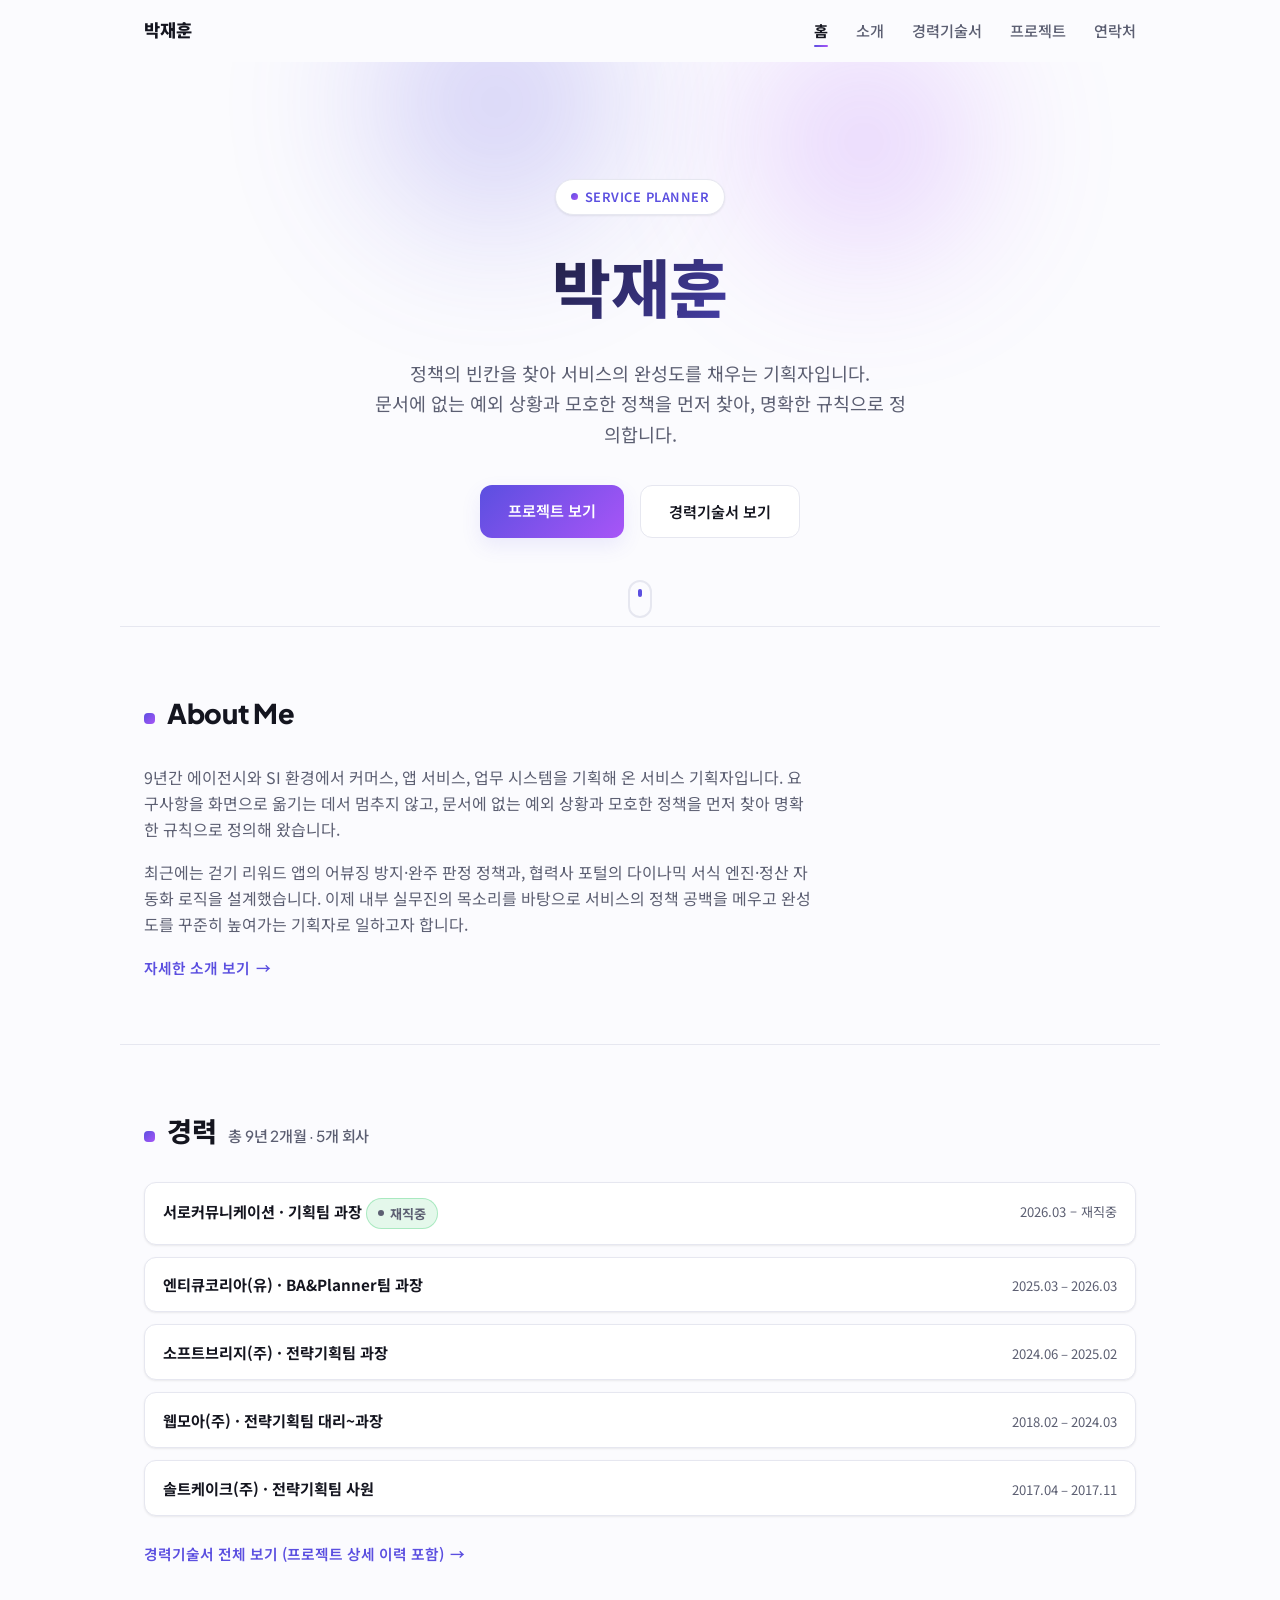
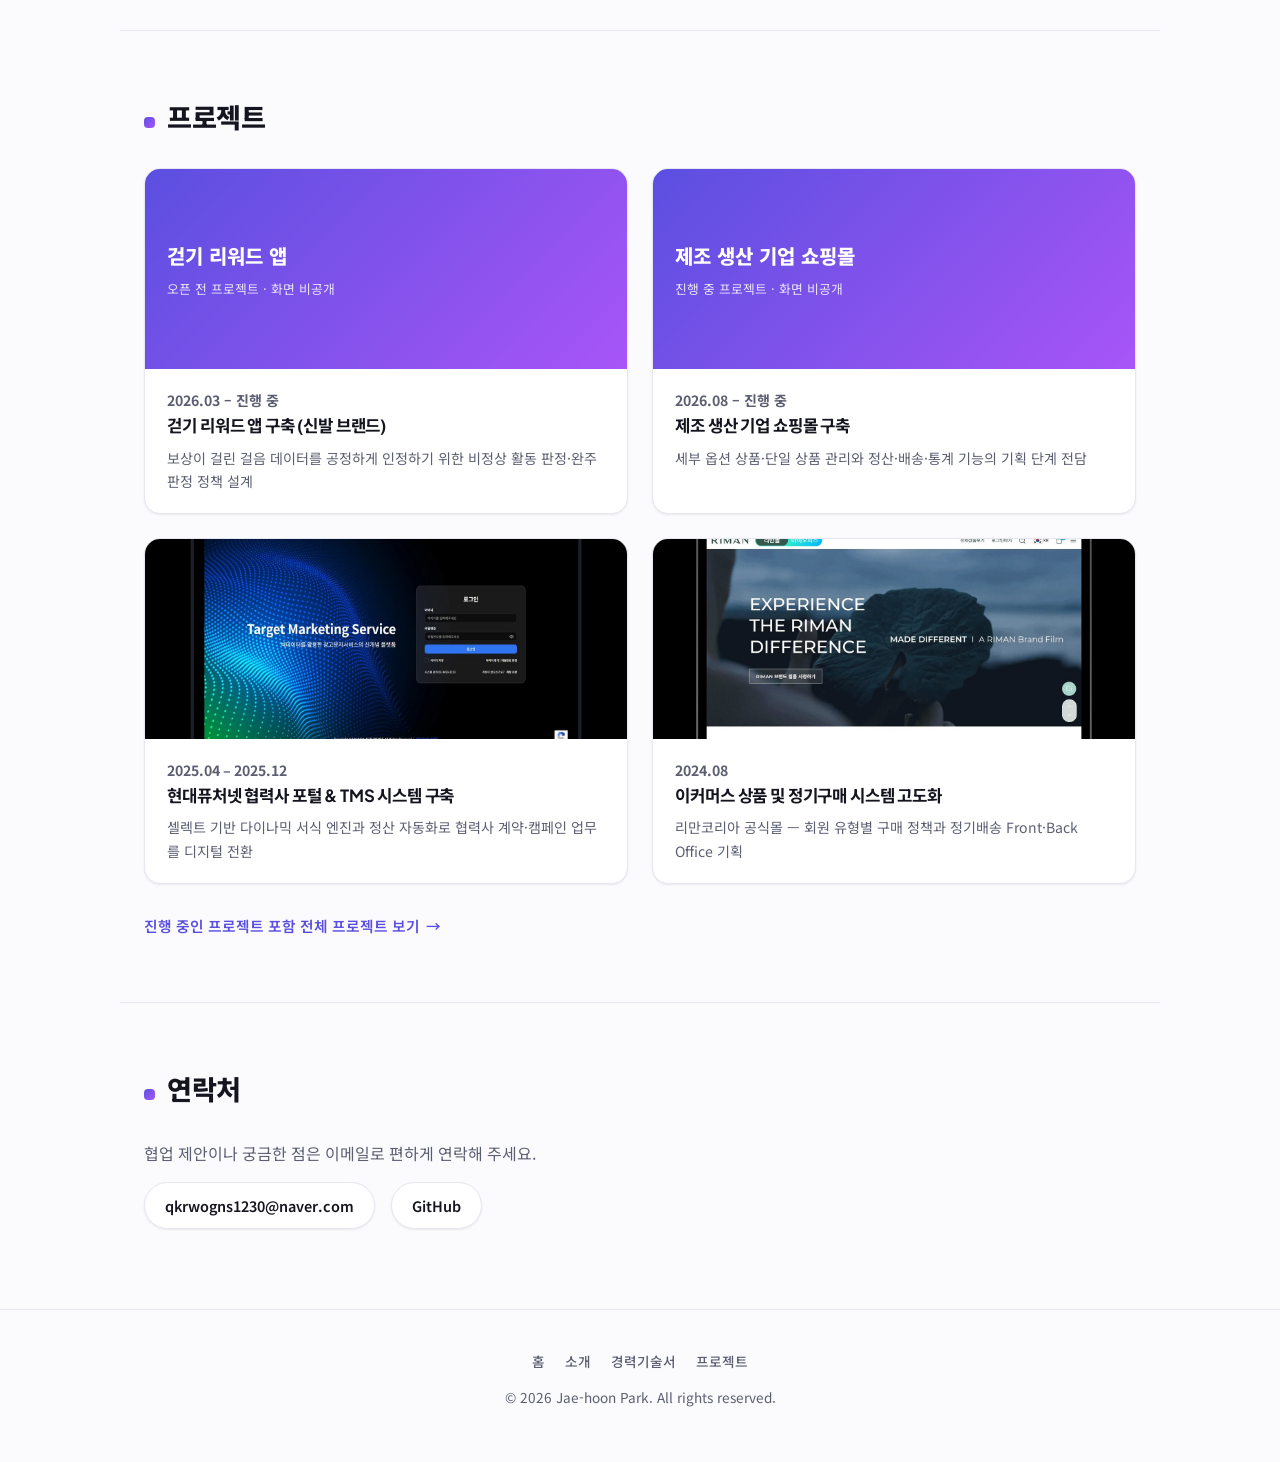
<file: index.html>
<!DOCTYPE html>
<html lang="ko">
<head>
  <meta charset="UTF-8" />
  <meta name="viewport" content="width=device-width, initial-scale=1.0" />
  <title>박재훈 | 서비스 기획자 포트폴리오</title>
  <meta name="description" content="정책의 빈칸을 찾아 서비스의 완성도를 채우는 서비스 기획자, 박재훈의 포트폴리오입니다." />
  <meta property="og:type" content="website" />
  <meta property="og:locale" content="ko_KR" />
  <meta property="og:site_name" content="박재훈 포트폴리오" />
  <meta property="og:title" content="박재훈 | 서비스 기획자 포트폴리오" />
  <meta property="og:description" content="정책의 빈칸을 찾아 서비스의 완성도를 채우는 서비스 기획자, 박재훈의 포트폴리오입니다." />
  <meta property="og:url" content="https://jae-hoon-park.github.io/Jae-hoon-Park/" />
  <link rel="preconnect" href="https://fonts.googleapis.com" />
  <link rel="preconnect" href="https://fonts.gstatic.com" crossorigin />
  <link href="https://fonts.googleapis.com/css2?family=Plus+Jakarta+Sans:wght@400;500;600;700;800&family=Noto+Sans+KR:wght@400;500;700&display=swap" rel="stylesheet" />
  <link rel="stylesheet" href="assets/css/style.css" />
</head>
<body>
  <div class="scroll-progress" id="scrollProgress"></div>

  <header class="site-header" id="siteHeader">
    <nav class="nav container">
      <a class="logo" href="index.html">박재훈</a>
      <button class="nav-toggle" id="navToggle" aria-label="메뉴 열기" aria-expanded="false">
        <span></span><span></span><span></span>
      </button>
      <ul class="nav-links" id="navLinks">
        <li><a href="index.html" data-page="index.html">홈</a></li>
        <li><a href="about.html" data-page="about.html">소개</a></li>
        <li><a href="career.html" data-page="career.html">경력기술서</a></li>
        <li><a href="projects.html" data-page="projects.html">프로젝트</a></li>
        <li><a href="#contact">연락처</a></li>
      </ul>
    </nav>
  </header>

  <main>
    <section class="hero container">
      <div class="hero-blob hero-blob-1" aria-hidden="true"></div>
      <div class="hero-blob hero-blob-2" aria-hidden="true"></div>
      <p class="eyebrow"><span class="eyebrow-dot"></span>Service Planner</p>
      <h1 class="hero-name">박재훈</h1>
      <p class="hero-subtitle">
        정책의 빈칸을 찾아 서비스의 완성도를 채우는 기획자입니다.<br />
        문서에 없는 예외 상황과 모호한 정책을 먼저 찾아, 명확한 규칙으로 정의합니다.
      </p>
      <div class="hero-actions">
        <a class="btn btn-primary" href="projects.html">프로젝트 보기</a>
        <a class="btn btn-outline" href="career.html">경력기술서 보기</a>
      </div>
      <a class="scroll-cue" href="#intro" aria-label="아래로 스크롤"><span></span></a>
    </section>

    <section id="intro" class="section container reveal">
      <h2 class="section-title">About Me</h2>
      <p class="section-text">
        9년간 에이전시와 SI 환경에서 커머스, 앱 서비스, 업무 시스템을 기획해 온 서비스 기획자입니다.
        요구사항을 화면으로 옮기는 데서 멈추지 않고, 문서에 없는 예외 상황과 모호한 정책을 먼저 찾아
        명확한 규칙으로 정의해 왔습니다.
      </p>
      <p class="section-text">
        최근에는 걷기 리워드 앱의 어뷰징 방지·완주 판정 정책과, 협력사 포털의 다이나믹 서식 엔진·정산
        자동화 로직을 설계했습니다. 이제 내부 실무진의 목소리를 바탕으로 서비스의 정책 공백을 메우고
        완성도를 꾸준히 높여가는 기획자로 일하고자 합니다.
      </p>
      <a class="link-arrow" href="about.html">자세한 소개 보기</a>
    </section>

    <section class="section container reveal">
      <h2 class="section-title">경력 <span class="section-subtitle">총 9년 2개월 · 5개 회사</span></h2>
      <ul class="mini-career-list">
        <li class="mini-career-item">
          <strong>서로커뮤니케이션 · 기획팀 과장 <span class="badge-live">재직중</span></strong>
          <span>2026.03 – 재직중</span>
        </li>
        <li class="mini-career-item">
          <strong>엔티큐코리아(유) · BA&amp;Planner팀 과장</strong>
          <span>2025.03 – 2026.03</span>
        </li>
        <li class="mini-career-item">
          <strong>소프트브리지(주) · 전략기획팀 과장</strong>
          <span>2024.06 – 2025.02</span>
        </li>
        <li class="mini-career-item">
          <strong>웹모아(주) · 전략기획팀 대리~과장</strong>
          <span>2018.02 – 2024.03</span>
        </li>
        <li class="mini-career-item">
          <strong>솔트케이크(주) · 전략기획팀 사원</strong>
          <span>2017.04 – 2017.11</span>
        </li>
      </ul>
      <a class="link-arrow" href="career.html">경력기술서 전체 보기 (프로젝트 상세 이력 포함)</a>
    </section>

    <section class="section container reveal">
      <h2 class="section-title">프로젝트</h2>
      <div class="home-preview-grid">
        <a class="preview-card" href="projects.html#project-current">
          <div class="preview-card-media is-private">
            <strong>걷기 리워드 앱</strong>
            <span>오픈 전 프로젝트 · 화면 비공개</span>
          </div>
          <div class="preview-card-body">
            <p class="preview-card-tag">2026.03 – 진행 중</p>
            <h3>걷기 리워드 앱 구축 (신발 브랜드)</h3>
            <p>보상이 걸린 걸음 데이터를 공정하게 인정하기 위한 비정상 활동 판정·완주 판정 정책 설계</p>
          </div>
        </a>
        <a class="preview-card" href="projects.html#project-current-mall">
          <div class="preview-card-media is-private">
            <strong>제조 생산 기업 쇼핑몰</strong>
            <span>진행 중 프로젝트 · 화면 비공개</span>
          </div>
          <div class="preview-card-body">
            <p class="preview-card-tag">2026.08 – 진행 중</p>
            <h3>제조 생산 기업 쇼핑몰 구축</h3>
            <p>세부 옵션 상품·단일 상품 관리와 정산·배송·통계 기능의 기획 단계 전담</p>
          </div>
        </a>
        <a class="preview-card" href="projects.html#project-hyundai">
          <div class="preview-card-media">
            <img src="assets/img/project1-portal.jpg" alt="현대퓨처넷 협력사 포털" loading="lazy" />
          </div>
          <div class="preview-card-body">
            <p class="preview-card-tag">2025.04 – 2025.12</p>
            <h3>현대퓨처넷 협력사 포털 &amp; TMS 시스템 구축</h3>
            <p>셀렉트 기반 다이나믹 서식 엔진과 정산 자동화로 협력사 계약·캠페인 업무를 디지털 전환</p>
          </div>
        </a>
        <a class="preview-card" href="projects.html#project-riman">
          <div class="preview-card-media">
            <img src="assets/img/project2-riman.jpg" alt="리만코리아 공식몰" loading="lazy" />
          </div>
          <div class="preview-card-body">
            <p class="preview-card-tag">2024.08</p>
            <h3>이커머스 상품 및 정기구매 시스템 고도화</h3>
            <p>리만코리아 공식몰 — 회원 유형별 구매 정책과 정기배송 Front·Back Office 기획</p>
          </div>
        </a>
      </div>
      <a class="link-arrow" href="projects.html">진행 중인 프로젝트 포함 전체 프로젝트 보기</a>
    </section>

    <section id="contact" class="section container reveal">
      <h2 class="section-title">연락처</h2>
      <p class="section-text">협업 제안이나 궁금한 점은 이메일로 편하게 연락해 주세요.</p>
      <ul class="contact-list stagger">
        <li><a href="mailto:qkrwogns1230@naver.com">qkrwogns1230@naver.com</a></li>
        <li><a href="https://github.com/Jae-hoon-Park" target="_blank" rel="noopener">GitHub</a></li>
      </ul>
    </section>
  </main>

  <footer class="site-footer">
    <div class="footer-links">
      <a href="index.html">홈</a>
      <a href="about.html">소개</a>
      <a href="career.html">경력기술서</a>
      <a href="projects.html">프로젝트</a>
    </div>
    <p>&copy; <span id="year"></span> Jae-hoon Park. All rights reserved.</p>
  </footer>

  <script src="assets/js/main.js"></script>
</body>
</html>
</file>
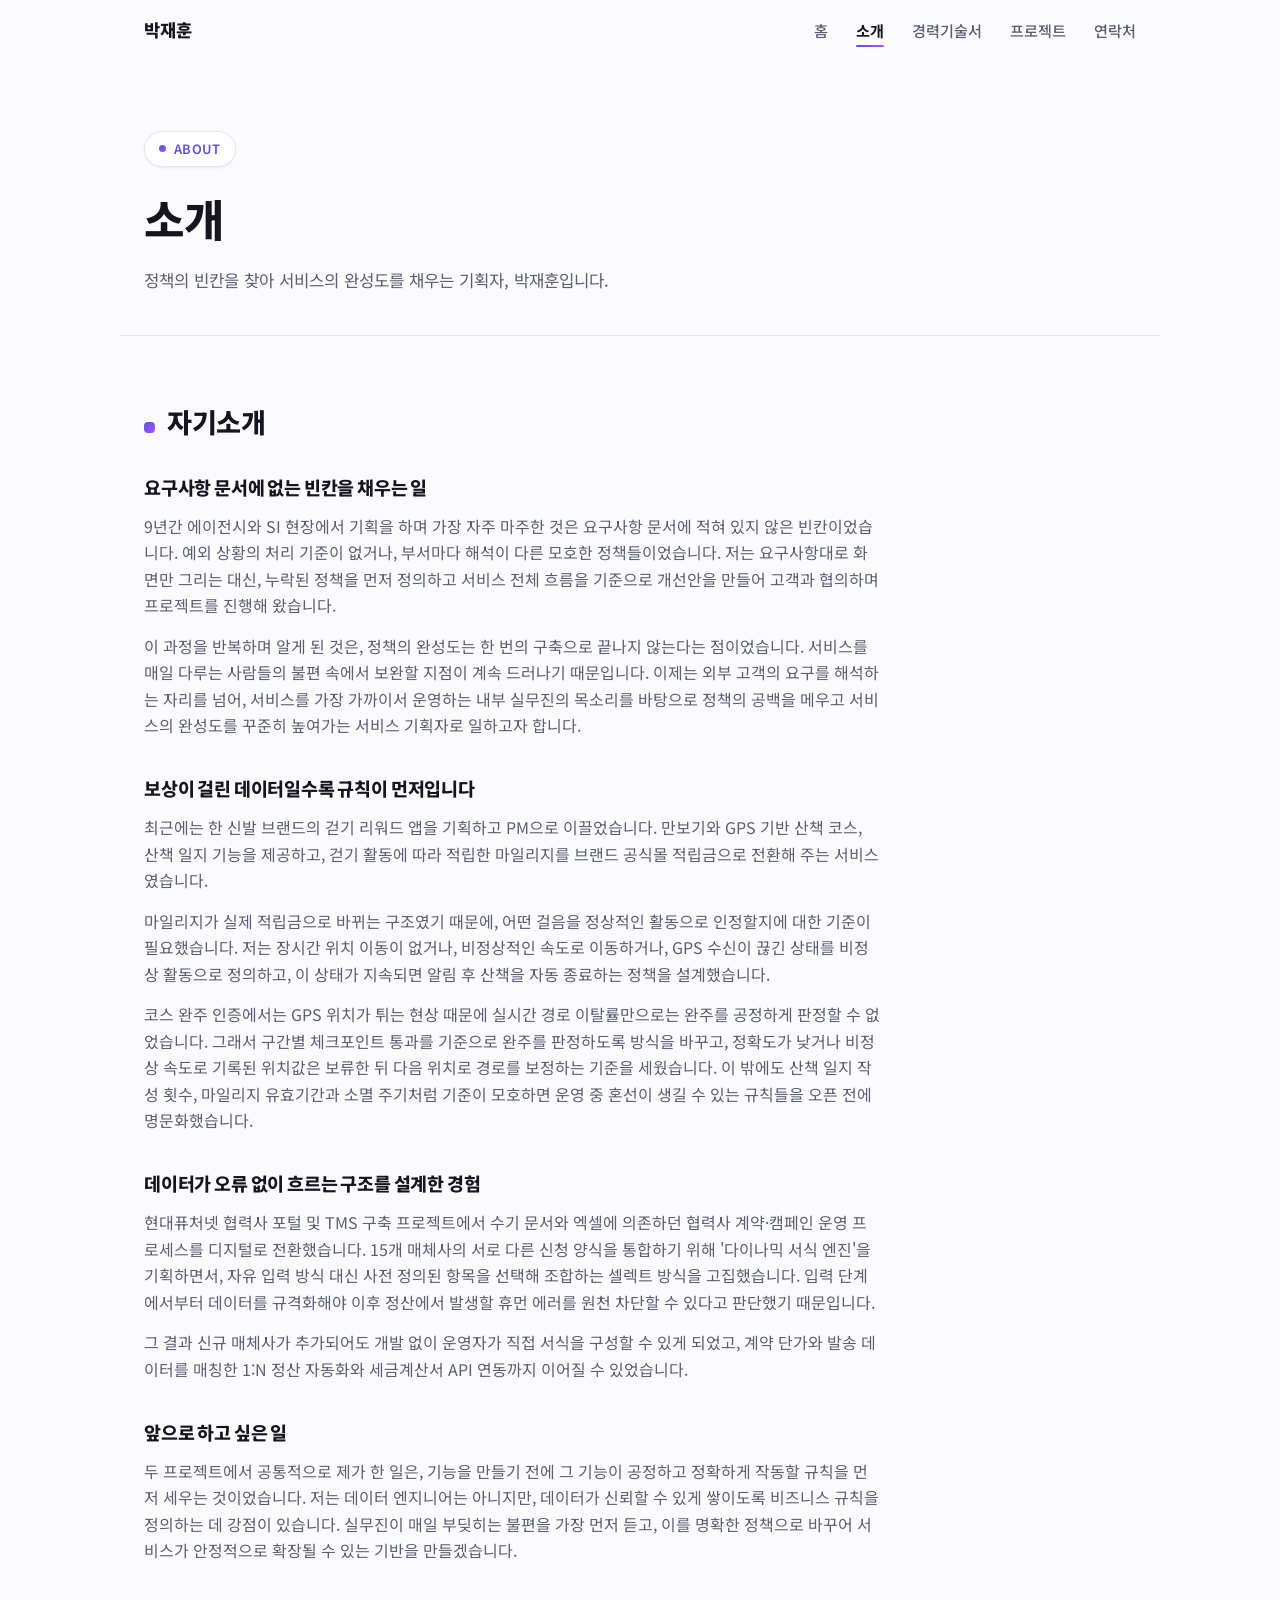
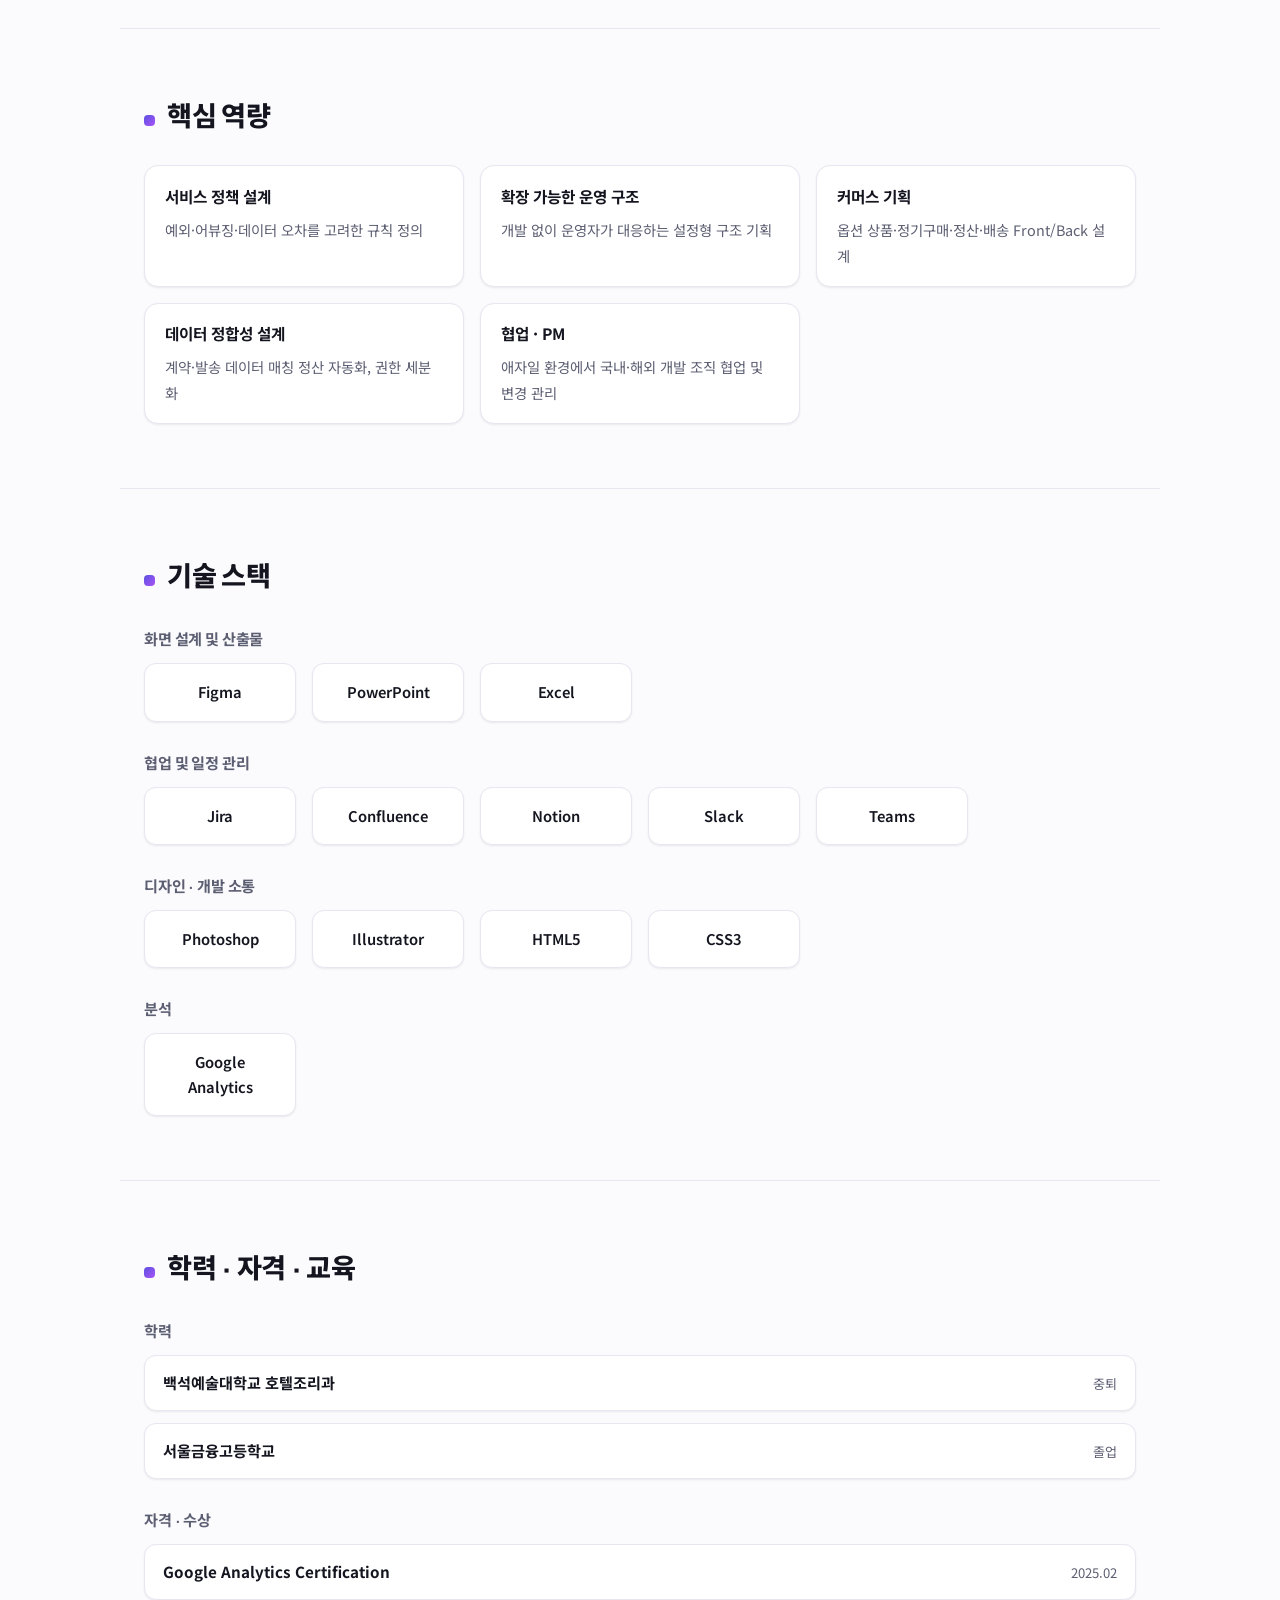
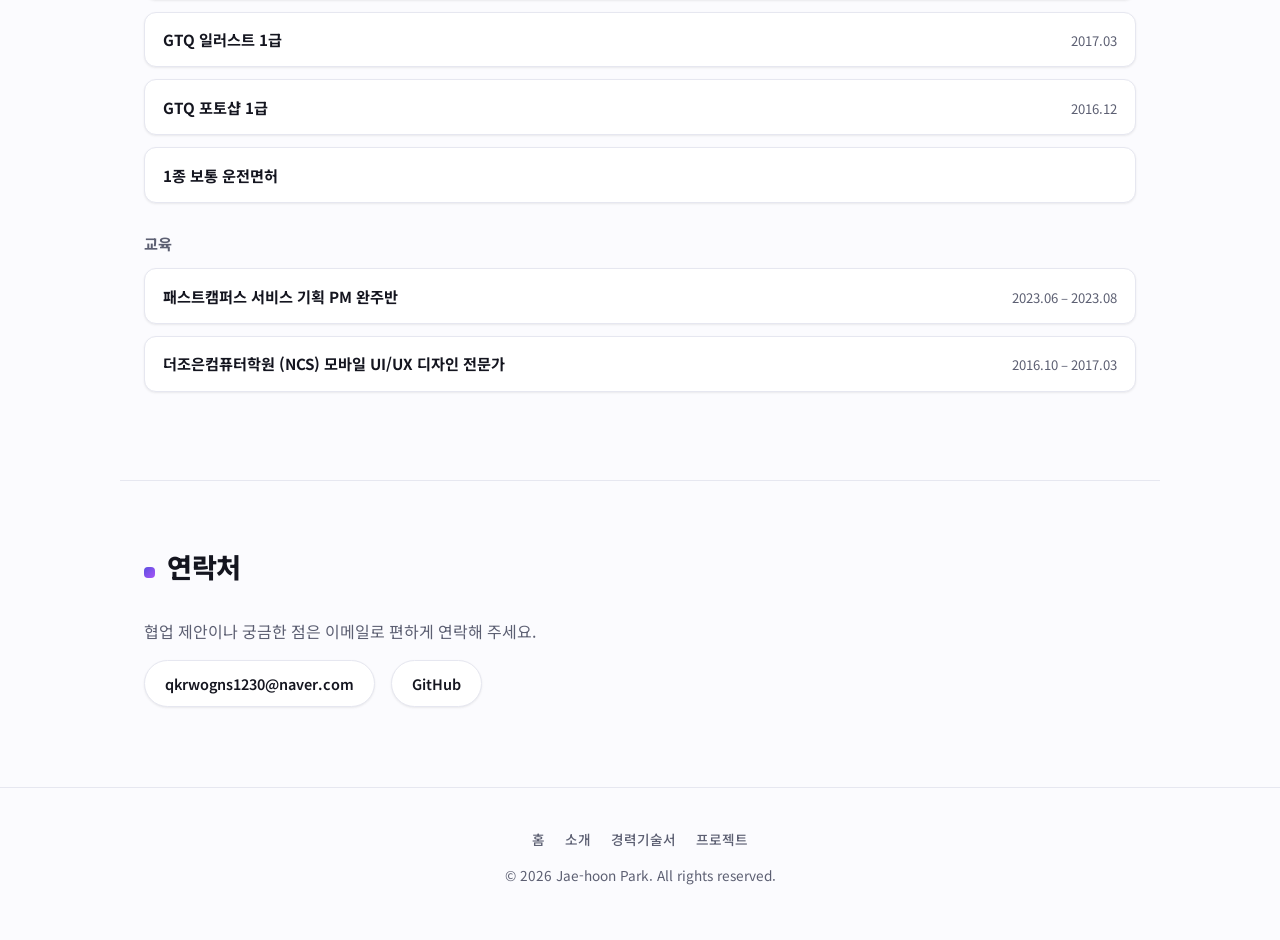
<file: about.html>
<!DOCTYPE html>
<html lang="ko">
<head>
  <meta charset="UTF-8" />
  <meta name="viewport" content="width=device-width, initial-scale=1.0" />
  <title>소개 | 박재훈 포트폴리오</title>
  <meta name="description" content="문서에 없는 예외 상황과 모호한 정책을 먼저 찾아 명확한 규칙으로 정의하는 서비스 기획자 박재훈의 소개, 핵심 역량과 기술 스택입니다." />
  <meta property="og:type" content="website" />
  <meta property="og:locale" content="ko_KR" />
  <meta property="og:site_name" content="박재훈 포트폴리오" />
  <meta property="og:title" content="소개 | 박재훈 포트폴리오" />
  <meta property="og:description" content="문서에 없는 예외 상황과 모호한 정책을 먼저 찾아 명확한 규칙으로 정의하는 서비스 기획자 박재훈의 소개, 핵심 역량과 기술 스택입니다." />
  <meta property="og:url" content="https://jae-hoon-park.github.io/Jae-hoon-Park/about.html" />
  <link rel="preconnect" href="https://fonts.googleapis.com" />
  <link rel="preconnect" href="https://fonts.gstatic.com" crossorigin />
  <link href="https://fonts.googleapis.com/css2?family=Plus+Jakarta+Sans:wght@400;500;600;700;800&family=Noto+Sans+KR:wght@400;500;700&display=swap" rel="stylesheet" />
  <link rel="stylesheet" href="assets/css/style.css" />
</head>
<body>
  <div class="scroll-progress" id="scrollProgress"></div>

  <header class="site-header" id="siteHeader">
    <nav class="nav container">
      <a class="logo" href="index.html">박재훈</a>
      <button class="nav-toggle" id="navToggle" aria-label="메뉴 열기" aria-expanded="false">
        <span></span><span></span><span></span>
      </button>
      <ul class="nav-links" id="navLinks">
        <li><a href="index.html" data-page="index.html">홈</a></li>
        <li><a href="about.html" data-page="about.html">소개</a></li>
        <li><a href="career.html" data-page="career.html">경력기술서</a></li>
        <li><a href="projects.html" data-page="projects.html">프로젝트</a></li>
        <li><a href="#contact">연락처</a></li>
      </ul>
    </nav>
  </header>

  <main>
    <section class="page-hero container reveal">
      <p class="eyebrow"><span class="eyebrow-dot"></span>About</p>
      <h1>소개</h1>
      <p class="page-hero-sub">
        정책의 빈칸을 찾아 서비스의 완성도를 채우는 기획자, 박재훈입니다.
      </p>
    </section>

    <section id="about" class="section container reveal">
      <h2 class="section-title">자기소개</h2>

      <div class="story-block">
        <h3>요구사항 문서에 없는 빈칸을 채우는 일</h3>
        <p>
          9년간 에이전시와 SI 현장에서 기획을 하며 가장 자주 마주한 것은 요구사항 문서에 적혀 있지 않은
          빈칸이었습니다. 예외 상황의 처리 기준이 없거나, 부서마다 해석이 다른 모호한 정책들이었습니다.
          저는 요구사항대로 화면만 그리는 대신, 누락된 정책을 먼저 정의하고 서비스 전체 흐름을 기준으로
          개선안을 만들어 고객과 협의하며 프로젝트를 진행해 왔습니다.
        </p>
        <p>
          이 과정을 반복하며 알게 된 것은, 정책의 완성도는 한 번의 구축으로 끝나지 않는다는 점이었습니다.
          서비스를 매일 다루는 사람들의 불편 속에서 보완할 지점이 계속 드러나기 때문입니다. 이제는 외부
          고객의 요구를 해석하는 자리를 넘어, 서비스를 가장 가까이서 운영하는 내부 실무진의 목소리를
          바탕으로 정책의 공백을 메우고 서비스의 완성도를 꾸준히 높여가는 서비스 기획자로 일하고자 합니다.
        </p>
      </div>

      <div class="story-block">
        <h3>보상이 걸린 데이터일수록 규칙이 먼저입니다</h3>
        <p>
          최근에는 한 신발 브랜드의 걷기 리워드 앱을 기획하고 PM으로 이끌었습니다. 만보기와 GPS 기반 산책
          코스, 산책 일지 기능을 제공하고, 걷기 활동에 따라 적립한 마일리지를 브랜드 공식몰 적립금으로
          전환해 주는 서비스였습니다.
        </p>
        <p>
          마일리지가 실제 적립금으로 바뀌는 구조였기 때문에, 어떤 걸음을 정상적인 활동으로 인정할지에 대한
          기준이 필요했습니다. 저는 장시간 위치 이동이 없거나, 비정상적인 속도로 이동하거나, GPS 수신이
          끊긴 상태를 비정상 활동으로 정의하고, 이 상태가 지속되면 알림 후 산책을 자동 종료하는 정책을
          설계했습니다.
        </p>
        <p>
          코스 완주 인증에서는 GPS 위치가 튀는 현상 때문에 실시간 경로 이탈률만으로는 완주를 공정하게 판정할
          수 없었습니다. 그래서 구간별 체크포인트 통과를 기준으로 완주를 판정하도록 방식을 바꾸고, 정확도가
          낮거나 비정상 속도로 기록된 위치값은 보류한 뒤 다음 위치로 경로를 보정하는 기준을 세웠습니다.
          이 밖에도 산책 일지 작성 횟수, 마일리지 유효기간과 소멸 주기처럼 기준이 모호하면 운영 중 혼선이
          생길 수 있는 규칙들을 오픈 전에 명문화했습니다.
        </p>
      </div>

      <div class="story-block">
        <h3>데이터가 오류 없이 흐르는 구조를 설계한 경험</h3>
        <p>
          현대퓨처넷 협력사 포털 및 TMS 구축 프로젝트에서 수기 문서와 엑셀에 의존하던 협력사 계약·캠페인
          운영 프로세스를 디지털로 전환했습니다. 15개 매체사의 서로 다른 신청 양식을 통합하기 위해
          '다이나믹 서식 엔진'을 기획하면서, 자유 입력 방식 대신 사전 정의된 항목을 선택해 조합하는 셀렉트
          방식을 고집했습니다. 입력 단계에서부터 데이터를 규격화해야 이후 정산에서 발생할 휴먼 에러를 원천
          차단할 수 있다고 판단했기 때문입니다.
        </p>
        <p>
          그 결과 신규 매체사가 추가되어도 개발 없이 운영자가 직접 서식을 구성할 수 있게 되었고, 계약 단가와
          발송 데이터를 매칭한 1:N 정산 자동화와 세금계산서 API 연동까지 이어질 수 있었습니다.
        </p>
      </div>

      <div class="story-block">
        <h3>앞으로 하고 싶은 일</h3>
        <p>
          두 프로젝트에서 공통적으로 제가 한 일은, 기능을 만들기 전에 그 기능이 공정하고 정확하게 작동할
          규칙을 먼저 세우는 것이었습니다. 저는 데이터 엔지니어는 아니지만, 데이터가 신뢰할 수 있게 쌓이도록
          비즈니스 규칙을 정의하는 데 강점이 있습니다. 실무진이 매일 부딪히는 불편을 가장 먼저 듣고, 이를
          명확한 정책으로 바꾸어 서비스가 안정적으로 확장될 수 있는 기반을 만들겠습니다.
        </p>
      </div>
    </section>

    <section id="competency" class="section container reveal">
      <h2 class="section-title">핵심 역량</h2>
      <ul class="competency-grid stagger">
        <li class="competency-item">
          <strong>서비스 정책 설계</strong>
          <span>예외·어뷰징·데이터 오차를 고려한 규칙 정의</span>
        </li>
        <li class="competency-item">
          <strong>확장 가능한 운영 구조</strong>
          <span>개발 없이 운영자가 대응하는 설정형 구조 기획</span>
        </li>
        <li class="competency-item">
          <strong>커머스 기획</strong>
          <span>옵션 상품·정기구매·정산·배송 Front/Back 설계</span>
        </li>
        <li class="competency-item">
          <strong>데이터 정합성 설계</strong>
          <span>계약·발송 데이터 매칭 정산 자동화, 권한 세분화</span>
        </li>
        <li class="competency-item">
          <strong>협업 · PM</strong>
          <span>애자일 환경에서 국내·해외 개발 조직 협업 및 변경 관리</span>
        </li>
      </ul>
    </section>

    <section id="skills" class="section container reveal">
      <h2 class="section-title">기술 스택</h2>
      <div class="sub-group">
        <h3>화면 설계 및 산출물</h3>
        <ul class="skills-grid stagger">
          <li class="skill-item">Figma</li>
          <li class="skill-item">PowerPoint</li>
          <li class="skill-item">Excel</li>
        </ul>
      </div>
      <div class="sub-group">
        <h3>협업 및 일정 관리</h3>
        <ul class="skills-grid stagger">
          <li class="skill-item">Jira</li>
          <li class="skill-item">Confluence</li>
          <li class="skill-item">Notion</li>
          <li class="skill-item">Slack</li>
          <li class="skill-item">Teams</li>
        </ul>
      </div>
      <div class="sub-group">
        <h3>디자인 · 개발 소통</h3>
        <ul class="skills-grid stagger">
          <li class="skill-item">Photoshop</li>
          <li class="skill-item">Illustrator</li>
          <li class="skill-item">HTML5</li>
          <li class="skill-item">CSS3</li>
        </ul>
      </div>
      <div class="sub-group">
        <h3>분석</h3>
        <ul class="skills-grid stagger">
          <li class="skill-item">Google Analytics</li>
        </ul>
      </div>
    </section>

    <section id="education" class="section container reveal">
      <h2 class="section-title">학력 · 자격 · 교육</h2>
      <div class="sub-group">
        <h3>학력</h3>
        <ul class="mini-career-list">
          <li class="mini-career-item"><strong>백석예술대학교 호텔조리과</strong><span>중퇴</span></li>
          <li class="mini-career-item"><strong>서울금융고등학교</strong><span>졸업</span></li>
        </ul>
      </div>
      <div class="sub-group">
        <h3>자격 · 수상</h3>
        <ul class="mini-career-list">
          <li class="mini-career-item"><strong>Google Analytics Certification</strong><span>2025.02</span></li>
          <li class="mini-career-item"><strong>GTQ 일러스트 1급</strong><span>2017.03</span></li>
          <li class="mini-career-item"><strong>GTQ 포토샵 1급</strong><span>2016.12</span></li>
          <li class="mini-career-item"><strong>1종 보통 운전면허</strong><span></span></li>
        </ul>
      </div>
      <div class="sub-group">
        <h3>교육</h3>
        <ul class="mini-career-list">
          <li class="mini-career-item"><strong>패스트캠퍼스 서비스 기획 PM 완주반</strong><span>2023.06 – 2023.08</span></li>
          <li class="mini-career-item"><strong>더조은컴퓨터학원 (NCS) 모바일 UI/UX 디자인 전문가</strong><span>2016.10 – 2017.03</span></li>
        </ul>
      </div>
    </section>

    <section id="contact" class="section container reveal">
      <h2 class="section-title">연락처</h2>
      <p class="section-text">협업 제안이나 궁금한 점은 이메일로 편하게 연락해 주세요.</p>
      <ul class="contact-list stagger">
        <li><a href="mailto:qkrwogns1230@naver.com">qkrwogns1230@naver.com</a></li>
        <li><a href="https://github.com/Jae-hoon-Park" target="_blank" rel="noopener">GitHub</a></li>
      </ul>
    </section>
  </main>

  <footer class="site-footer">
    <div class="footer-links">
      <a href="index.html">홈</a>
      <a href="about.html">소개</a>
      <a href="career.html">경력기술서</a>
      <a href="projects.html">프로젝트</a>
    </div>
    <p>&copy; <span id="year"></span> Jae-hoon Park. All rights reserved.</p>
  </footer>

  <script src="assets/js/main.js"></script>
</body>
</html>
</file>
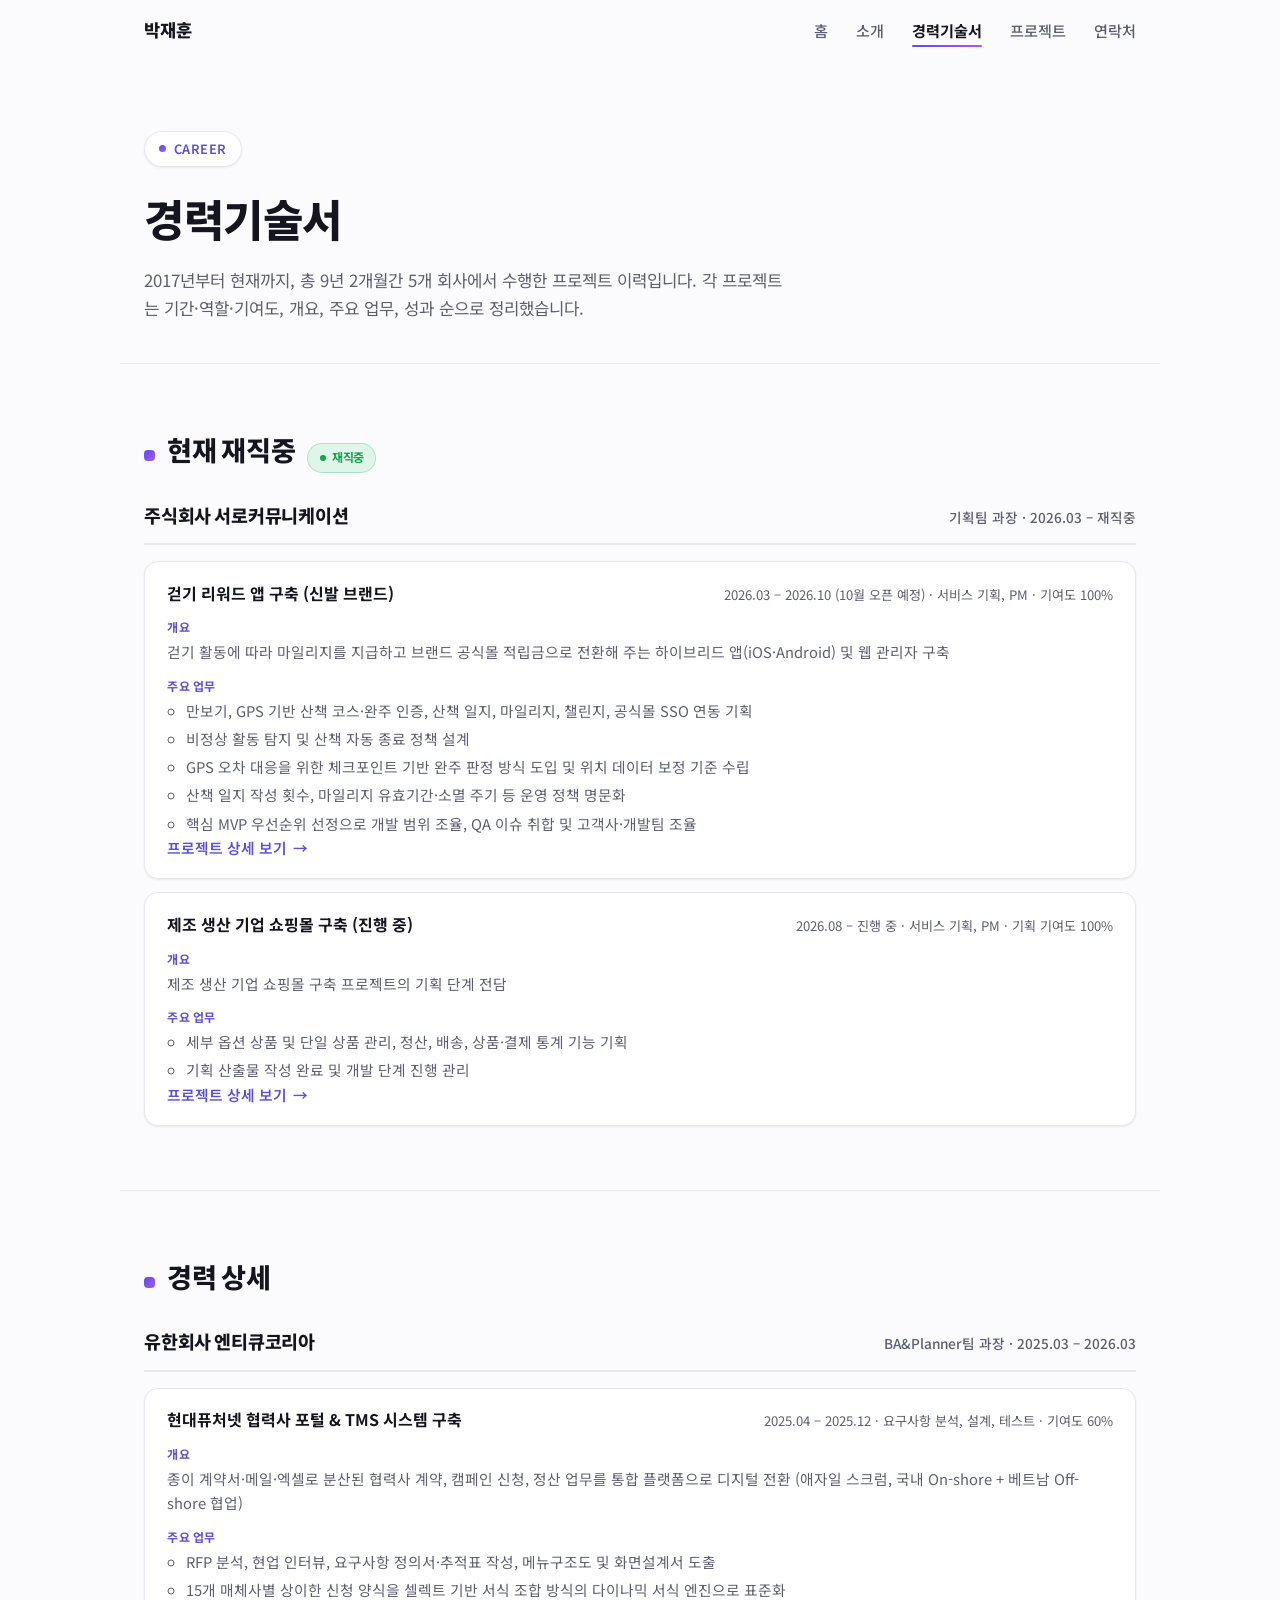
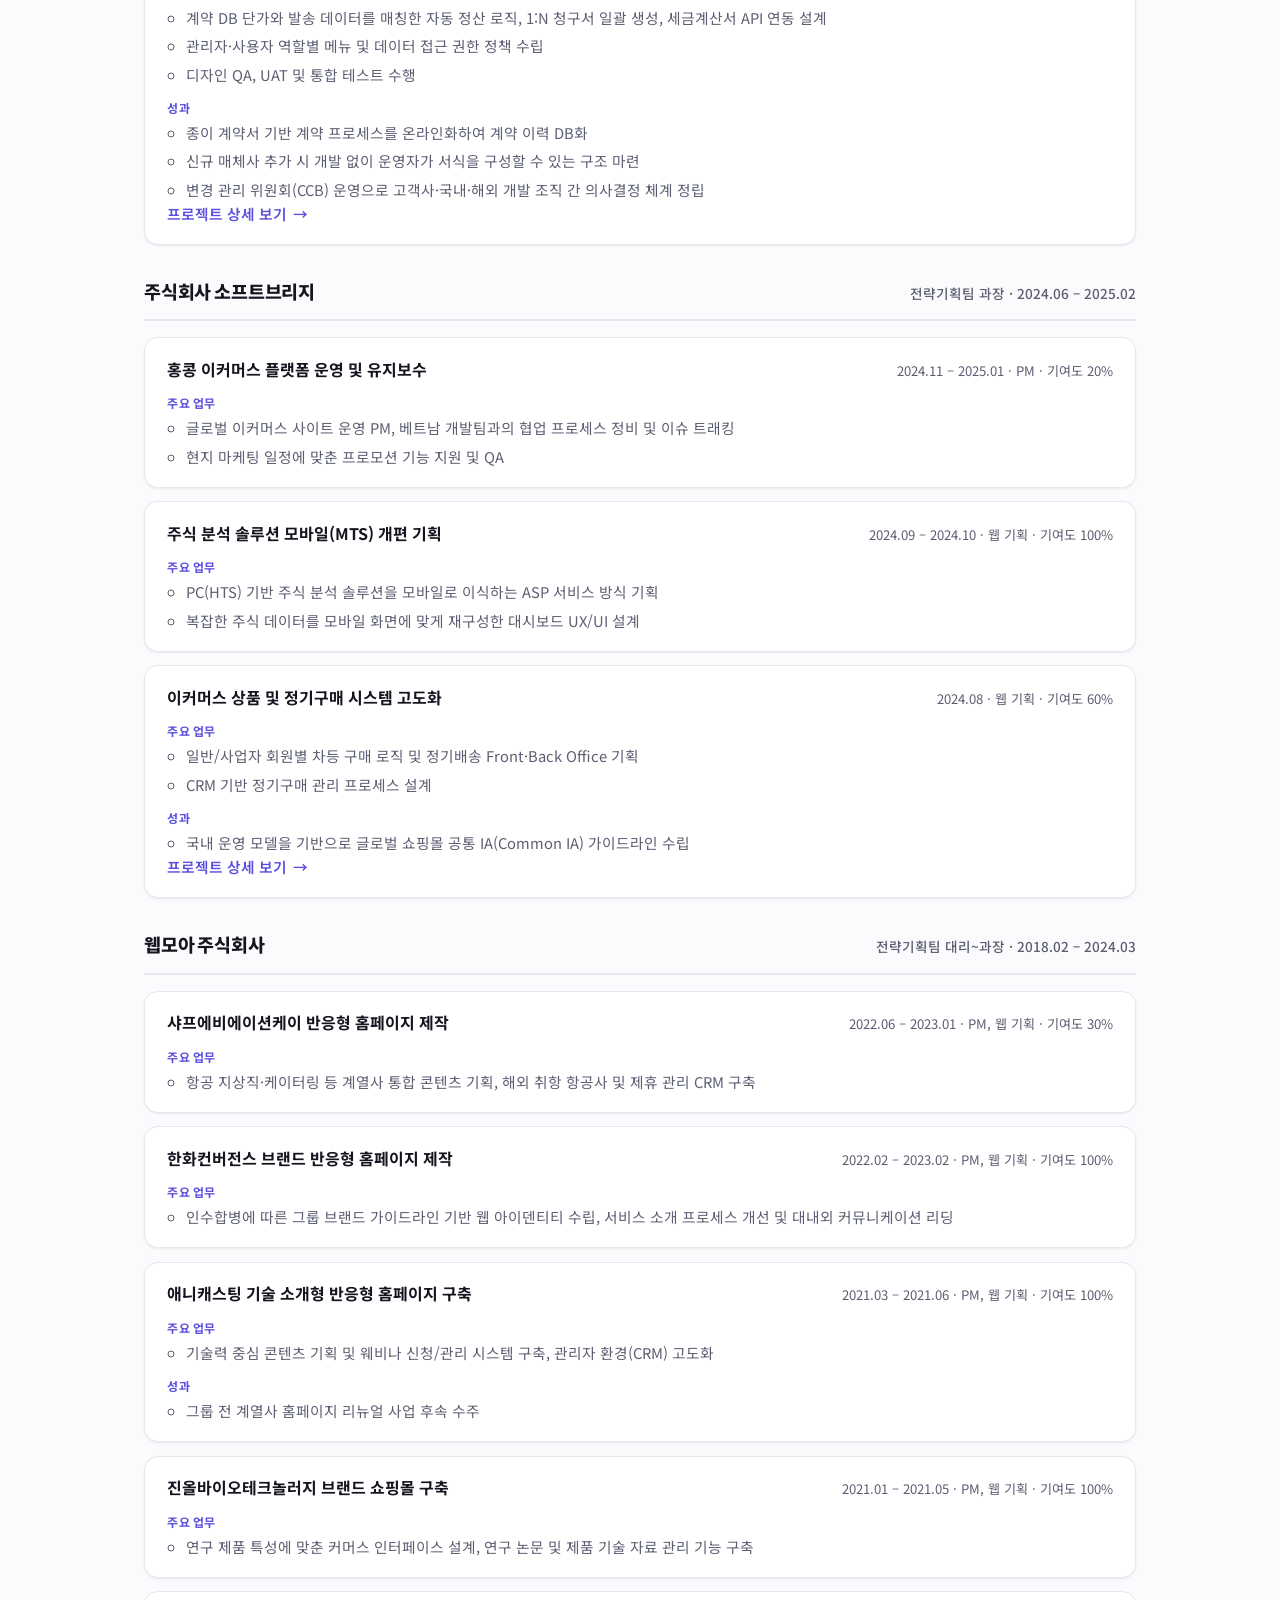
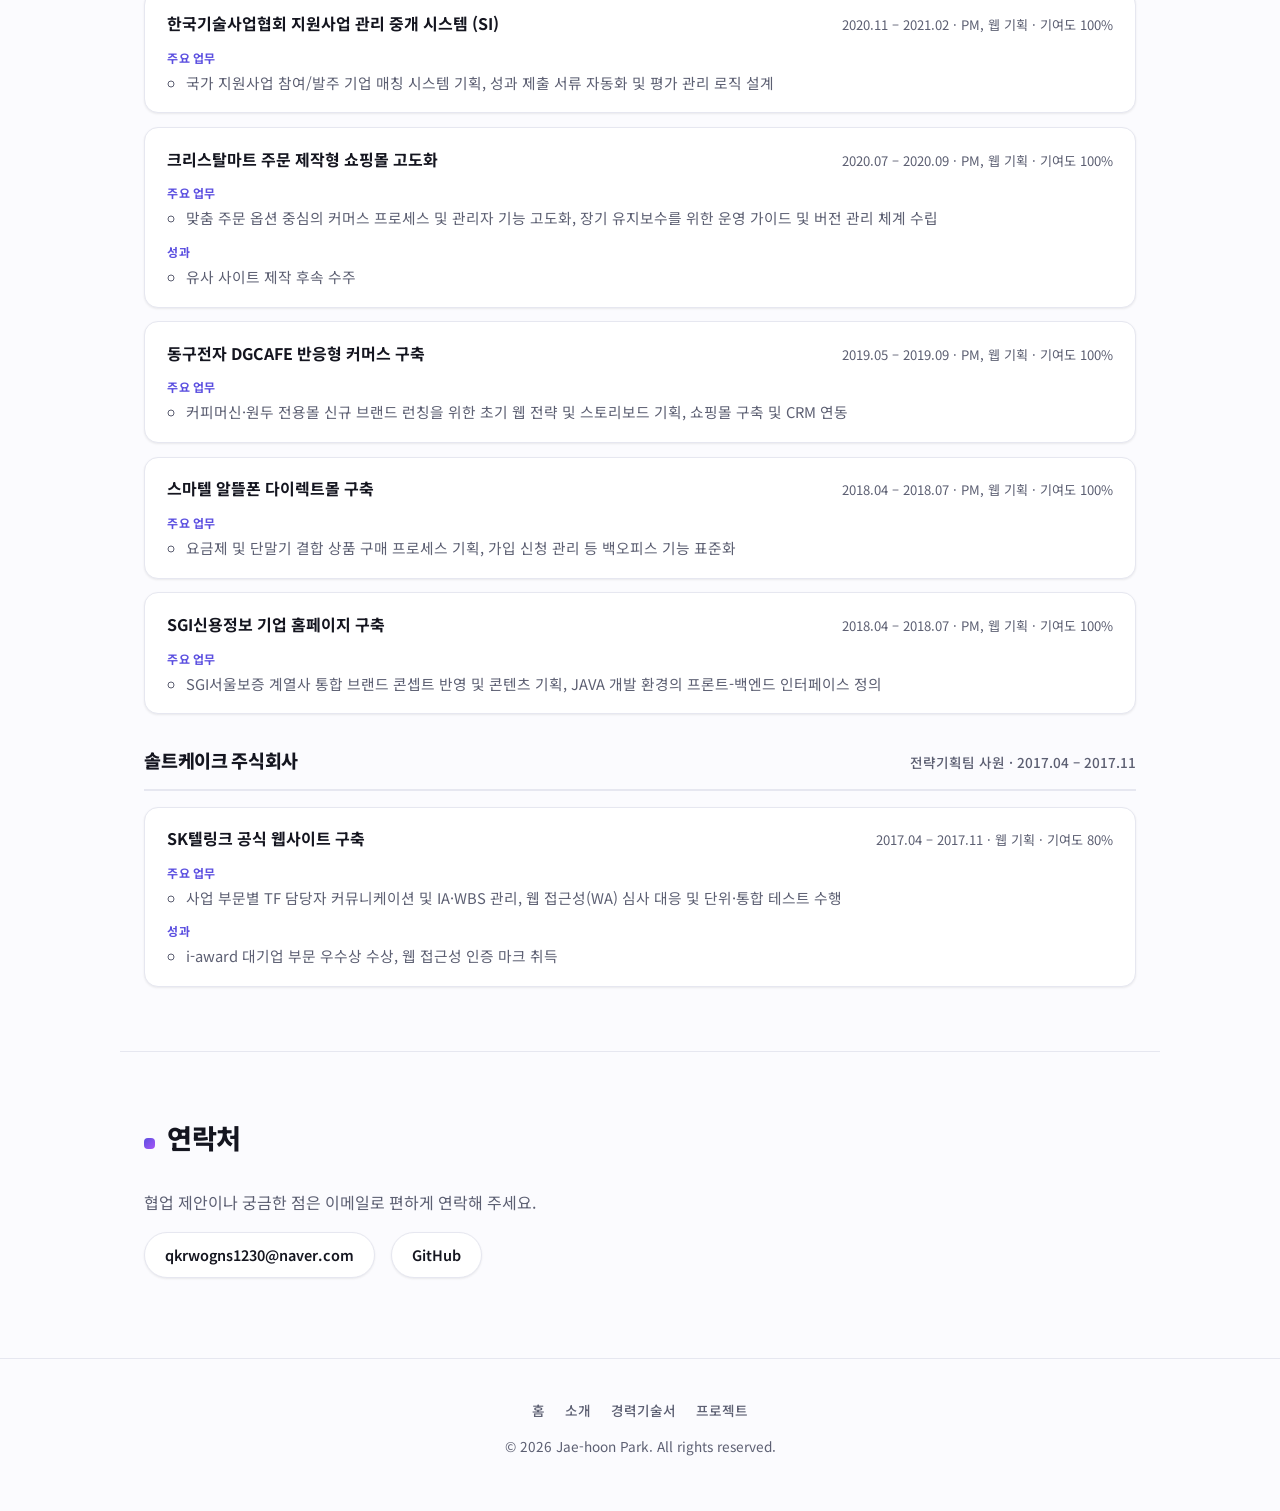
<file: career.html>
<!DOCTYPE html>
<html lang="ko">
<head>
  <meta charset="UTF-8" />
  <meta name="viewport" content="width=device-width, initial-scale=1.0" />
  <title>경력기술서 | 박재훈 포트폴리오</title>
  <meta name="description" content="서비스 기획자 박재훈의 9년 2개월 경력과 프로젝트별 개요·주요 업무·성과입니다." />
  <meta property="og:type" content="website" />
  <meta property="og:locale" content="ko_KR" />
  <meta property="og:site_name" content="박재훈 포트폴리오" />
  <meta property="og:title" content="경력기술서 | 박재훈 포트폴리오" />
  <meta property="og:description" content="서비스 기획자 박재훈의 9년 2개월 경력과 프로젝트별 개요·주요 업무·성과입니다." />
  <meta property="og:url" content="https://jae-hoon-park.github.io/Jae-hoon-Park/career.html" />
  <link rel="preconnect" href="https://fonts.googleapis.com" />
  <link rel="preconnect" href="https://fonts.gstatic.com" crossorigin />
  <link href="https://fonts.googleapis.com/css2?family=Plus+Jakarta+Sans:wght@400;500;600;700;800&family=Noto+Sans+KR:wght@400;500;700&display=swap" rel="stylesheet" />
  <link rel="stylesheet" href="assets/css/style.css" />
</head>
<body>
  <div class="scroll-progress" id="scrollProgress"></div>

  <header class="site-header" id="siteHeader">
    <nav class="nav container">
      <a class="logo" href="index.html">박재훈</a>
      <button class="nav-toggle" id="navToggle" aria-label="메뉴 열기" aria-expanded="false">
        <span></span><span></span><span></span>
      </button>
      <ul class="nav-links" id="navLinks">
        <li><a href="index.html" data-page="index.html">홈</a></li>
        <li><a href="about.html" data-page="about.html">소개</a></li>
        <li><a href="career.html" data-page="career.html">경력기술서</a></li>
        <li><a href="projects.html" data-page="projects.html">프로젝트</a></li>
        <li><a href="#contact">연락처</a></li>
      </ul>
    </nav>
  </header>

  <main>
    <section class="page-hero container reveal">
      <p class="eyebrow"><span class="eyebrow-dot"></span>Career</p>
      <h1>경력기술서</h1>
      <p class="page-hero-sub">
        2017년부터 현재까지, 총 9년 2개월간 5개 회사에서 수행한 프로젝트 이력입니다.
        각 프로젝트는 기간·역할·기여도, 개요, 주요 업무, 성과 순으로 정리했습니다.
      </p>
    </section>

    <section class="section container reveal">
      <h2 class="section-title">현재 재직중 <span class="badge-live">재직중</span></h2>
      <div class="career-group">
        <div class="career-group-head">
          <h3>주식회사 서로커뮤니케이션</h3>
          <span class="career-period">기획팀 과장 · 2026.03 – 재직중</span>
        </div>
        <ul class="project-history-list">
          <li class="project-history-item">
            <div class="ph-head">
              <strong>걷기 리워드 앱 구축 (신발 브랜드)</strong>
              <span class="ph-meta">2026.03 – 2026.10 (10월 오픈 예정) · 서비스 기획, PM · 기여도 100%</span>
            </div>
            <div class="ph-block">
              <span class="ph-label">개요</span>
              <p>걷기 활동에 따라 마일리지를 지급하고 브랜드 공식몰 적립금으로 전환해 주는 하이브리드 앱(iOS·Android) 및 웹 관리자 구축</p>
            </div>
            <div class="ph-block">
              <span class="ph-label">주요 업무</span>
              <ul class="ph-tasks">
                <li>만보기, GPS 기반 산책 코스·완주 인증, 산책 일지, 마일리지, 챌린지, 공식몰 SSO 연동 기획</li>
                <li>비정상 활동 탐지 및 산책 자동 종료 정책 설계</li>
                <li>GPS 오차 대응을 위한 체크포인트 기반 완주 판정 방식 도입 및 위치 데이터 보정 기준 수립</li>
                <li>산책 일지 작성 횟수, 마일리지 유효기간·소멸 주기 등 운영 정책 명문화</li>
                <li>핵심 MVP 우선순위 선정으로 개발 범위 조율, QA 이슈 취합 및 고객사·개발팀 조율</li>
              </ul>
            </div>
            <p class="ph-block"><a class="link-arrow" href="projects.html#project-current">프로젝트 상세 보기</a></p>
          </li>
          <li class="project-history-item">
            <div class="ph-head">
              <strong>제조 생산 기업 쇼핑몰 구축 (진행 중)</strong>
              <span class="ph-meta">2026.08 – 진행 중 · 서비스 기획, PM · 기획 기여도 100%</span>
            </div>
            <div class="ph-block">
              <span class="ph-label">개요</span>
              <p>제조 생산 기업 쇼핑몰 구축 프로젝트의 기획 단계 전담</p>
            </div>
            <div class="ph-block">
              <span class="ph-label">주요 업무</span>
              <ul class="ph-tasks">
                <li>세부 옵션 상품 및 단일 상품 관리, 정산, 배송, 상품·결제 통계 기능 기획</li>
                <li>기획 산출물 작성 완료 및 개발 단계 진행 관리</li>
              </ul>
            </div>
            <p class="ph-block"><a class="link-arrow" href="projects.html#project-current-mall">프로젝트 상세 보기</a></p>
          </li>
        </ul>
      </div>
    </section>

    <section class="section container reveal">
      <h2 class="section-title">경력 상세</h2>

      <div class="career-group">
        <div class="career-group-head">
          <h3>유한회사 엔티큐코리아</h3>
          <span class="career-period">BA&amp;Planner팀 과장 · 2025.03 – 2026.03</span>
        </div>
        <ul class="project-history-list">
          <li class="project-history-item">
            <div class="ph-head">
              <strong>현대퓨처넷 협력사 포털 &amp; TMS 시스템 구축</strong>
              <span class="ph-meta">2025.04 – 2025.12 · 요구사항 분석, 설계, 테스트 · 기여도 60%</span>
            </div>
            <div class="ph-block">
              <span class="ph-label">개요</span>
              <p>종이 계약서·메일·엑셀로 분산된 협력사 계약, 캠페인 신청, 정산 업무를 통합 플랫폼으로 디지털 전환 (애자일 스크럼, 국내 On-shore + 베트남 Off-shore 협업)</p>
            </div>
            <div class="ph-block">
              <span class="ph-label">주요 업무</span>
              <ul class="ph-tasks">
                <li>RFP 분석, 현업 인터뷰, 요구사항 정의서·추적표 작성, 메뉴구조도 및 화면설계서 도출</li>
                <li>15개 매체사별 상이한 신청 양식을 셀렉트 기반 서식 조합 방식의 다이나믹 서식 엔진으로 표준화</li>
                <li>계약 DB 단가와 발송 데이터를 매칭한 자동 정산 로직, 1:N 청구서 일괄 생성, 세금계산서 API 연동 설계</li>
                <li>관리자·사용자 역할별 메뉴 및 데이터 접근 권한 정책 수립</li>
                <li>디자인 QA, UAT 및 통합 테스트 수행</li>
              </ul>
            </div>
            <div class="ph-block">
              <span class="ph-label">성과</span>
              <ul class="ph-tasks">
                <li>종이 계약서 기반 계약 프로세스를 온라인화하여 계약 이력 DB화</li>
                <li>신규 매체사 추가 시 개발 없이 운영자가 서식을 구성할 수 있는 구조 마련</li>
                <li>변경 관리 위원회(CCB) 운영으로 고객사·국내·해외 개발 조직 간 의사결정 체계 정립</li>
              </ul>
            </div>
            <p class="ph-block"><a class="link-arrow" href="projects.html#project-hyundai">프로젝트 상세 보기</a></p>
          </li>
        </ul>
      </div>

      <div class="career-group">
        <div class="career-group-head">
          <h3>주식회사 소프트브리지</h3>
          <span class="career-period">전략기획팀 과장 · 2024.06 – 2025.02</span>
        </div>
        <ul class="project-history-list">
          <li class="project-history-item">
            <div class="ph-head">
              <strong>홍콩 이커머스 플랫폼 운영 및 유지보수</strong>
              <span class="ph-meta">2024.11 – 2025.01 · PM · 기여도 20%</span>
            </div>
            <div class="ph-block">
              <span class="ph-label">주요 업무</span>
              <ul class="ph-tasks">
                <li>글로벌 이커머스 사이트 운영 PM, 베트남 개발팀과의 협업 프로세스 정비 및 이슈 트래킹</li>
                <li>현지 마케팅 일정에 맞춘 프로모션 기능 지원 및 QA</li>
              </ul>
            </div>
          </li>
          <li class="project-history-item">
            <div class="ph-head">
              <strong>주식 분석 솔루션 모바일(MTS) 개편 기획</strong>
              <span class="ph-meta">2024.09 – 2024.10 · 웹 기획 · 기여도 100%</span>
            </div>
            <div class="ph-block">
              <span class="ph-label">주요 업무</span>
              <ul class="ph-tasks">
                <li>PC(HTS) 기반 주식 분석 솔루션을 모바일로 이식하는 ASP 서비스 방식 기획</li>
                <li>복잡한 주식 데이터를 모바일 화면에 맞게 재구성한 대시보드 UX/UI 설계</li>
              </ul>
            </div>
          </li>
          <li class="project-history-item">
            <div class="ph-head">
              <strong>이커머스 상품 및 정기구매 시스템 고도화</strong>
              <span class="ph-meta">2024.08 · 웹 기획 · 기여도 60%</span>
            </div>
            <div class="ph-block">
              <span class="ph-label">주요 업무</span>
              <ul class="ph-tasks">
                <li>일반/사업자 회원별 차등 구매 로직 및 정기배송 Front·Back Office 기획</li>
                <li>CRM 기반 정기구매 관리 프로세스 설계</li>
              </ul>
            </div>
            <div class="ph-block">
              <span class="ph-label">성과</span>
              <ul class="ph-tasks">
                <li>국내 운영 모델을 기반으로 글로벌 쇼핑몰 공통 IA(Common IA) 가이드라인 수립</li>
              </ul>
            </div>
            <p class="ph-block"><a class="link-arrow" href="projects.html#project-riman">프로젝트 상세 보기</a></p>
          </li>
        </ul>
      </div>

      <div class="career-group">
        <div class="career-group-head">
          <h3>웹모아 주식회사</h3>
          <span class="career-period">전략기획팀 대리~과장 · 2018.02 – 2024.03</span>
        </div>
        <ul class="project-history-list">
          <li class="project-history-item">
            <div class="ph-head">
              <strong>샤프에비에이션케이 반응형 홈페이지 제작</strong>
              <span class="ph-meta">2022.06 – 2023.01 · PM, 웹 기획 · 기여도 30%</span>
            </div>
            <div class="ph-block">
              <span class="ph-label">주요 업무</span>
              <ul class="ph-tasks">
                <li>항공 지상직·케이터링 등 계열사 통합 콘텐츠 기획, 해외 취항 항공사 및 제휴 관리 CRM 구축</li>
              </ul>
            </div>
          </li>
          <li class="project-history-item">
            <div class="ph-head">
              <strong>한화컨버전스 브랜드 반응형 홈페이지 제작</strong>
              <span class="ph-meta">2022.02 – 2023.02 · PM, 웹 기획 · 기여도 100%</span>
            </div>
            <div class="ph-block">
              <span class="ph-label">주요 업무</span>
              <ul class="ph-tasks">
                <li>인수합병에 따른 그룹 브랜드 가이드라인 기반 웹 아이덴티티 수립, 서비스 소개 프로세스 개선 및 대내외 커뮤니케이션 리딩</li>
              </ul>
            </div>
          </li>
          <li class="project-history-item">
            <div class="ph-head">
              <strong>애니캐스팅 기술 소개형 반응형 홈페이지 구축</strong>
              <span class="ph-meta">2021.03 – 2021.06 · PM, 웹 기획 · 기여도 100%</span>
            </div>
            <div class="ph-block">
              <span class="ph-label">주요 업무</span>
              <ul class="ph-tasks">
                <li>기술력 중심 콘텐츠 기획 및 웨비나 신청/관리 시스템 구축, 관리자 환경(CRM) 고도화</li>
              </ul>
            </div>
            <div class="ph-block">
              <span class="ph-label">성과</span>
              <ul class="ph-tasks">
                <li>그룹 전 계열사 홈페이지 리뉴얼 사업 후속 수주</li>
              </ul>
            </div>
          </li>
          <li class="project-history-item">
            <div class="ph-head">
              <strong>진올바이오테크놀러지 브랜드 쇼핑몰 구축</strong>
              <span class="ph-meta">2021.01 – 2021.05 · PM, 웹 기획 · 기여도 100%</span>
            </div>
            <div class="ph-block">
              <span class="ph-label">주요 업무</span>
              <ul class="ph-tasks">
                <li>연구 제품 특성에 맞춘 커머스 인터페이스 설계, 연구 논문 및 제품 기술 자료 관리 기능 구축</li>
              </ul>
            </div>
          </li>
          <li class="project-history-item">
            <div class="ph-head">
              <strong>한국기술사업협회 지원사업 관리 중개 시스템 (SI)</strong>
              <span class="ph-meta">2020.11 – 2021.02 · PM, 웹 기획 · 기여도 100%</span>
            </div>
            <div class="ph-block">
              <span class="ph-label">주요 업무</span>
              <ul class="ph-tasks">
                <li>국가 지원사업 참여/발주 기업 매칭 시스템 기획, 성과 제출 서류 자동화 및 평가 관리 로직 설계</li>
              </ul>
            </div>
          </li>
          <li class="project-history-item">
            <div class="ph-head">
              <strong>크리스탈마트 주문 제작형 쇼핑몰 고도화</strong>
              <span class="ph-meta">2020.07 – 2020.09 · PM, 웹 기획 · 기여도 100%</span>
            </div>
            <div class="ph-block">
              <span class="ph-label">주요 업무</span>
              <ul class="ph-tasks">
                <li>맞춤 주문 옵션 중심의 커머스 프로세스 및 관리자 기능 고도화, 장기 유지보수를 위한 운영 가이드 및 버전 관리 체계 수립</li>
              </ul>
            </div>
            <div class="ph-block">
              <span class="ph-label">성과</span>
              <ul class="ph-tasks">
                <li>유사 사이트 제작 후속 수주</li>
              </ul>
            </div>
          </li>
          <li class="project-history-item">
            <div class="ph-head">
              <strong>동구전자 DGCAFE 반응형 커머스 구축</strong>
              <span class="ph-meta">2019.05 – 2019.09 · PM, 웹 기획 · 기여도 100%</span>
            </div>
            <div class="ph-block">
              <span class="ph-label">주요 업무</span>
              <ul class="ph-tasks">
                <li>커피머신·원두 전용몰 신규 브랜드 런칭을 위한 초기 웹 전략 및 스토리보드 기획, 쇼핑몰 구축 및 CRM 연동</li>
              </ul>
            </div>
          </li>
          <li class="project-history-item">
            <div class="ph-head">
              <strong>스마텔 알뜰폰 다이렉트몰 구축</strong>
              <span class="ph-meta">2018.04 – 2018.07 · PM, 웹 기획 · 기여도 100%</span>
            </div>
            <div class="ph-block">
              <span class="ph-label">주요 업무</span>
              <ul class="ph-tasks">
                <li>요금제 및 단말기 결합 상품 구매 프로세스 기획, 가입 신청 관리 등 백오피스 기능 표준화</li>
              </ul>
            </div>
          </li>
          <li class="project-history-item">
            <div class="ph-head">
              <strong>SGI신용정보 기업 홈페이지 구축</strong>
              <span class="ph-meta">2018.04 – 2018.07 · PM, 웹 기획 · 기여도 100%</span>
            </div>
            <div class="ph-block">
              <span class="ph-label">주요 업무</span>
              <ul class="ph-tasks">
                <li>SGI서울보증 계열사 통합 브랜드 콘셉트 반영 및 콘텐츠 기획, JAVA 개발 환경의 프론트-백엔드 인터페이스 정의</li>
              </ul>
            </div>
          </li>
        </ul>
      </div>

      <div class="career-group">
        <div class="career-group-head">
          <h3>솔트케이크 주식회사</h3>
          <span class="career-period">전략기획팀 사원 · 2017.04 – 2017.11</span>
        </div>
        <ul class="project-history-list">
          <li class="project-history-item">
            <div class="ph-head">
              <strong>SK텔링크 공식 웹사이트 구축</strong>
              <span class="ph-meta">2017.04 – 2017.11 · 웹 기획 · 기여도 80%</span>
            </div>
            <div class="ph-block">
              <span class="ph-label">주요 업무</span>
              <ul class="ph-tasks">
                <li>사업 부문별 TF 담당자 커뮤니케이션 및 IA·WBS 관리, 웹 접근성(WA) 심사 대응 및 단위·통합 테스트 수행</li>
              </ul>
            </div>
            <div class="ph-block">
              <span class="ph-label">성과</span>
              <ul class="ph-tasks">
                <li>i-award 대기업 부문 우수상 수상, 웹 접근성 인증 마크 취득</li>
              </ul>
            </div>
          </li>
        </ul>
      </div>
    </section>

    <section id="contact" class="section container reveal">
      <h2 class="section-title">연락처</h2>
      <p class="section-text">협업 제안이나 궁금한 점은 이메일로 편하게 연락해 주세요.</p>
      <ul class="contact-list stagger">
        <li><a href="mailto:qkrwogns1230@naver.com">qkrwogns1230@naver.com</a></li>
        <li><a href="https://github.com/Jae-hoon-Park" target="_blank" rel="noopener">GitHub</a></li>
      </ul>
    </section>
  </main>

  <footer class="site-footer">
    <div class="footer-links">
      <a href="index.html">홈</a>
      <a href="about.html">소개</a>
      <a href="career.html">경력기술서</a>
      <a href="projects.html">프로젝트</a>
    </div>
    <p>&copy; <span id="year"></span> Jae-hoon Park. All rights reserved.</p>
  </footer>

  <script src="assets/js/main.js"></script>
</body>
</html>
</file>
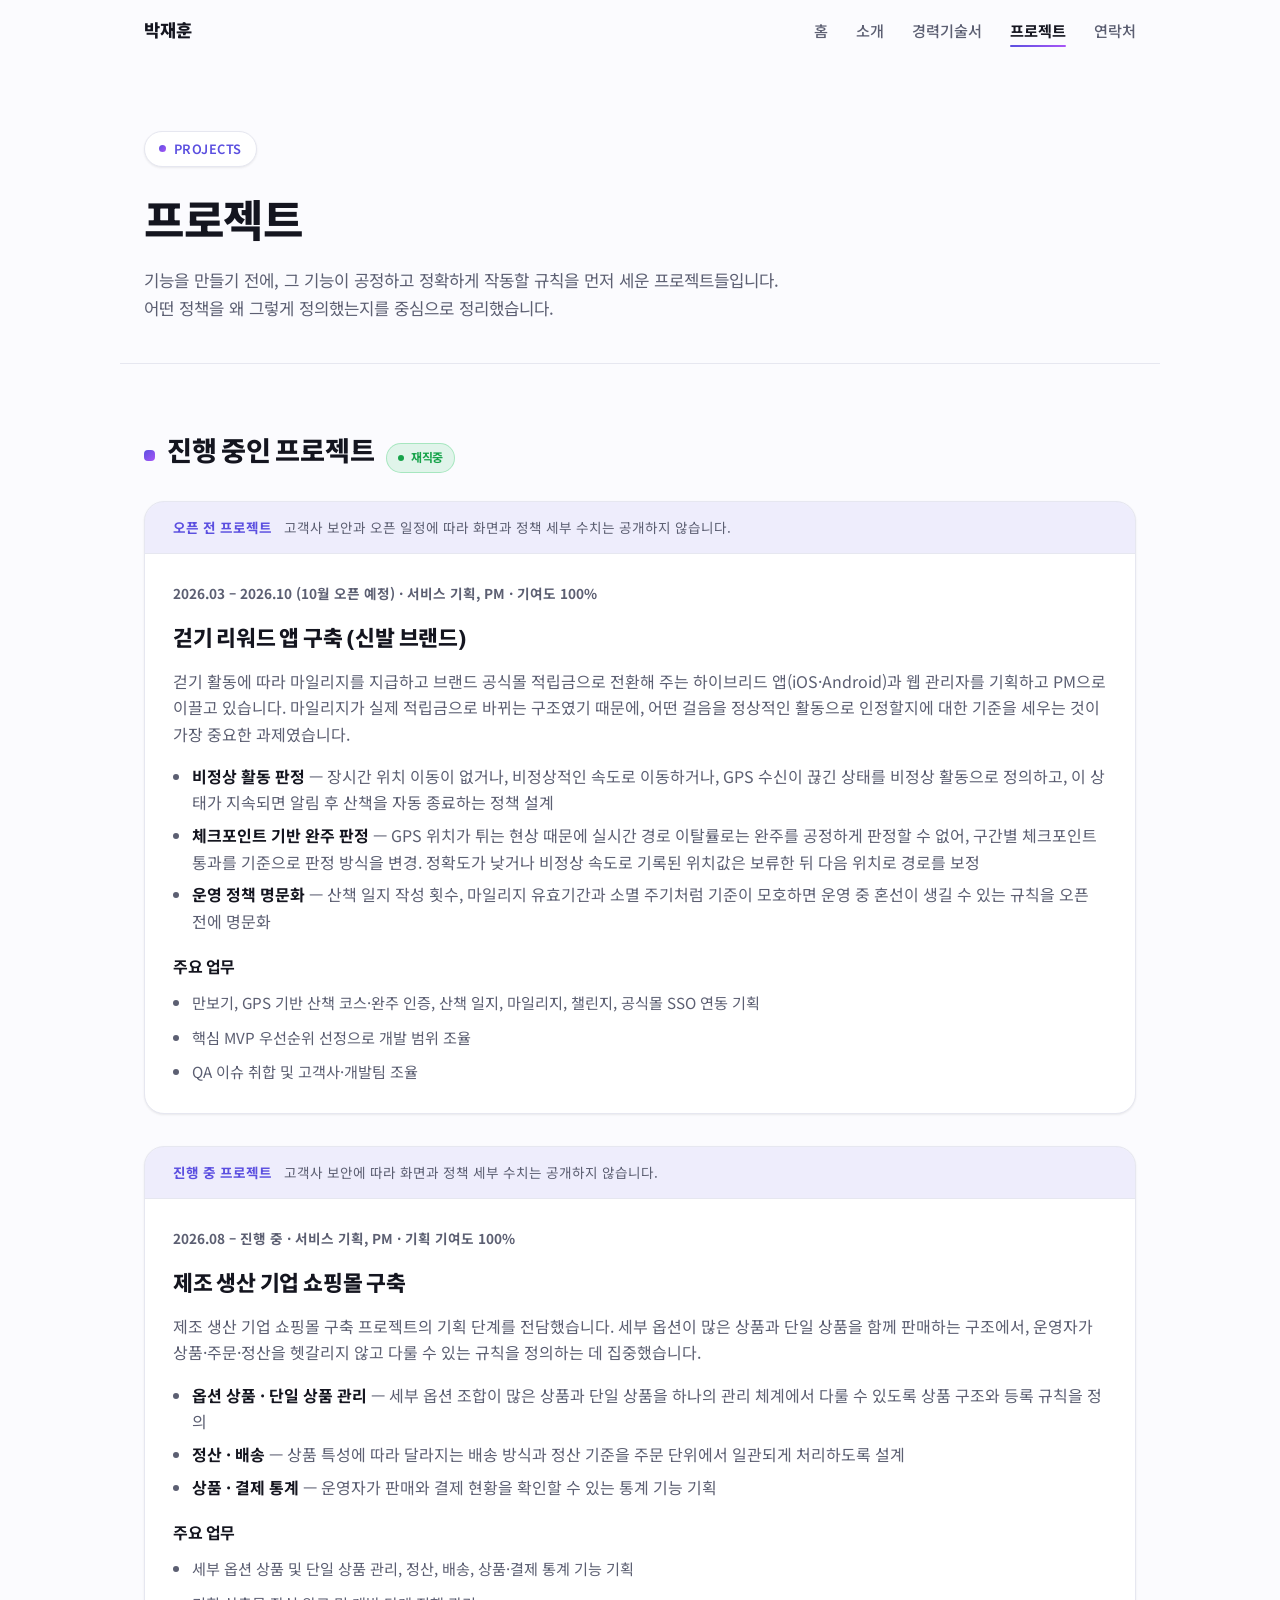
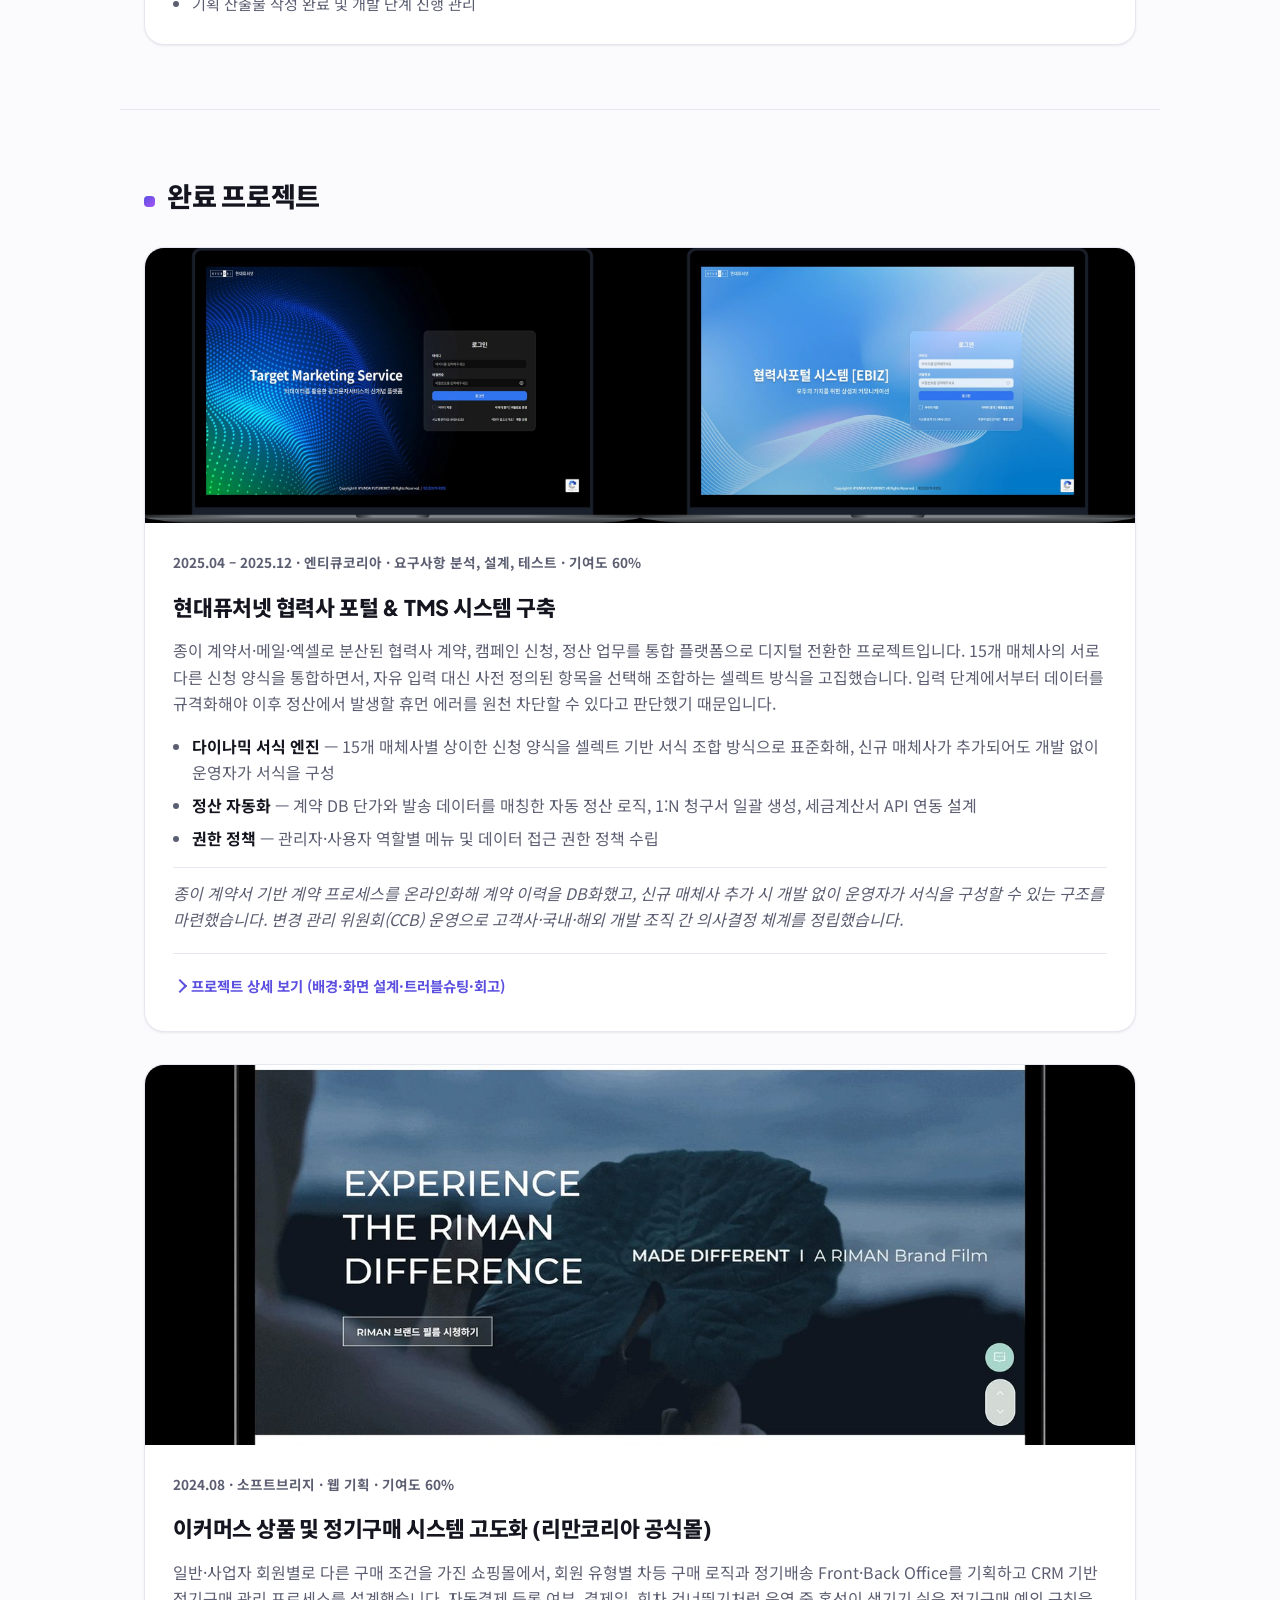
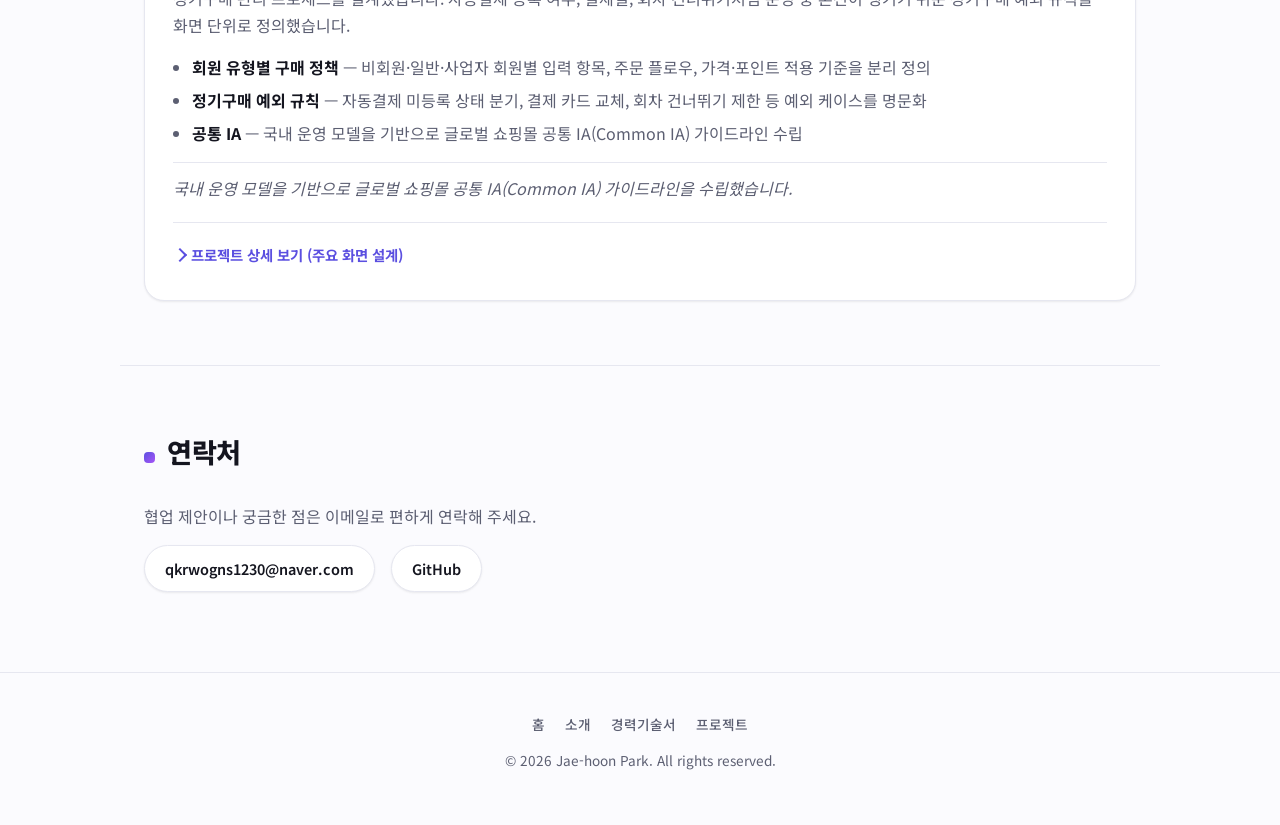
<file: projects.html>
<!DOCTYPE html>
<html lang="ko">
<head>
  <meta charset="UTF-8" />
  <meta name="viewport" content="width=device-width, initial-scale=1.0" />
  <title>프로젝트 | 박재훈 포트폴리오</title>
  <meta name="description" content="어떤 정책을 왜 그렇게 정의했는지를 중심으로 정리한 서비스 기획자 박재훈의 프로젝트 케이스 스터디입니다." />
  <meta property="og:type" content="website" />
  <meta property="og:locale" content="ko_KR" />
  <meta property="og:site_name" content="박재훈 포트폴리오" />
  <meta property="og:title" content="프로젝트 | 박재훈 포트폴리오" />
  <meta property="og:description" content="어떤 정책을 왜 그렇게 정의했는지를 중심으로 정리한 서비스 기획자 박재훈의 프로젝트 케이스 스터디입니다." />
  <meta property="og:url" content="https://jae-hoon-park.github.io/Jae-hoon-Park/projects.html" />
  <link rel="preconnect" href="https://fonts.googleapis.com" />
  <link rel="preconnect" href="https://fonts.gstatic.com" crossorigin />
  <link href="https://fonts.googleapis.com/css2?family=Plus+Jakarta+Sans:wght@400;500;600;700;800&family=Noto+Sans+KR:wght@400;500;700&display=swap" rel="stylesheet" />
  <link rel="stylesheet" href="assets/css/style.css" />
</head>
<body>
  <div class="scroll-progress" id="scrollProgress"></div>

  <header class="site-header" id="siteHeader">
    <nav class="nav container">
      <a class="logo" href="index.html">박재훈</a>
      <button class="nav-toggle" id="navToggle" aria-label="메뉴 열기" aria-expanded="false">
        <span></span><span></span><span></span>
      </button>
      <ul class="nav-links" id="navLinks">
        <li><a href="index.html" data-page="index.html">홈</a></li>
        <li><a href="about.html" data-page="about.html">소개</a></li>
        <li><a href="career.html" data-page="career.html">경력기술서</a></li>
        <li><a href="projects.html" data-page="projects.html">프로젝트</a></li>
        <li><a href="#contact">연락처</a></li>
      </ul>
    </nav>
  </header>

  <main>
    <section class="page-hero container reveal">
      <p class="eyebrow"><span class="eyebrow-dot"></span>Projects</p>
      <h1>프로젝트</h1>
      <p class="page-hero-sub">
        기능을 만들기 전에, 그 기능이 공정하고 정확하게 작동할 규칙을 먼저 세운 프로젝트들입니다.
        어떤 정책을 왜 그렇게 정의했는지를 중심으로 정리했습니다.
      </p>
    </section>

    <section class="section container reveal">
      <h2 class="section-title">진행 중인 프로젝트 <span class="badge-live">재직중</span></h2>

      <article id="project-current" class="case-study reveal">
        <div class="case-private">
          <strong>오픈 전 프로젝트</strong>
          고객사 보안과 오픈 일정에 따라 화면과 정책 세부 수치는 공개하지 않습니다.
        </div>
        <div class="case-body">
          <p class="case-tag">2026.03 – 2026.10 (10월 오픈 예정) · 서비스 기획, PM · 기여도 100%</p>
          <h3>걷기 리워드 앱 구축 (신발 브랜드)</h3>
          <p>
            걷기 활동에 따라 마일리지를 지급하고 브랜드 공식몰 적립금으로 전환해 주는 하이브리드 앱(iOS·Android)과
            웹 관리자를 기획하고 PM으로 이끌고 있습니다. 마일리지가 실제 적립금으로 바뀌는 구조였기 때문에,
            어떤 걸음을 정상적인 활동으로 인정할지에 대한 기준을 세우는 것이 가장 중요한 과제였습니다.
          </p>
          <ul class="case-points">
            <li><strong>비정상 활동 판정</strong> — 장시간 위치 이동이 없거나, 비정상적인 속도로 이동하거나, GPS 수신이 끊긴 상태를 비정상 활동으로 정의하고, 이 상태가 지속되면 알림 후 산책을 자동 종료하는 정책 설계</li>
            <li><strong>체크포인트 기반 완주 판정</strong> — GPS 위치가 튀는 현상 때문에 실시간 경로 이탈률로는 완주를 공정하게 판정할 수 없어, 구간별 체크포인트 통과를 기준으로 판정 방식을 변경. 정확도가 낮거나 비정상 속도로 기록된 위치값은 보류한 뒤 다음 위치로 경로를 보정</li>
            <li><strong>운영 정책 명문화</strong> — 산책 일지 작성 횟수, 마일리지 유효기간과 소멸 주기처럼 기준이 모호하면 운영 중 혼선이 생길 수 있는 규칙을 오픈 전에 명문화</li>
          </ul>
          <h4>주요 업무</h4>
          <ul class="detail-list">
            <li>만보기, GPS 기반 산책 코스·완주 인증, 산책 일지, 마일리지, 챌린지, 공식몰 SSO 연동 기획</li>
            <li>핵심 MVP 우선순위 선정으로 개발 범위 조율</li>
            <li>QA 이슈 취합 및 고객사·개발팀 조율</li>
          </ul>
        </div>
      </article>

      <article id="project-current-mall" class="case-study reveal">
        <div class="case-private">
          <strong>진행 중 프로젝트</strong>
          고객사 보안에 따라 화면과 정책 세부 수치는 공개하지 않습니다.
        </div>
        <div class="case-body">
          <p class="case-tag">2026.08 – 진행 중 · 서비스 기획, PM · 기획 기여도 100%</p>
          <h3>제조 생산 기업 쇼핑몰 구축</h3>
          <p>
            제조 생산 기업 쇼핑몰 구축 프로젝트의 기획 단계를 전담했습니다. 세부 옵션이 많은 상품과 단일 상품을
            함께 판매하는 구조에서, 운영자가 상품·주문·정산을 헷갈리지 않고 다룰 수 있는 규칙을 정의하는 데
            집중했습니다.
          </p>
          <ul class="case-points">
            <li><strong>옵션 상품 · 단일 상품 관리</strong> — 세부 옵션 조합이 많은 상품과 단일 상품을 하나의 관리 체계에서 다룰 수 있도록 상품 구조와 등록 규칙을 정의</li>
            <li><strong>정산 · 배송</strong> — 상품 특성에 따라 달라지는 배송 방식과 정산 기준을 주문 단위에서 일관되게 처리하도록 설계</li>
            <li><strong>상품 · 결제 통계</strong> — 운영자가 판매와 결제 현황을 확인할 수 있는 통계 기능 기획</li>
          </ul>
          <h4>주요 업무</h4>
          <ul class="detail-list">
            <li>세부 옵션 상품 및 단일 상품 관리, 정산, 배송, 상품·결제 통계 기능 기획</li>
            <li>기획 산출물 작성 완료 및 개발 단계 진행 관리</li>
          </ul>
        </div>
      </article>
    </section>

    <section id="projects" class="section container reveal">
      <h2 class="section-title">완료 프로젝트</h2>

      <article id="project-hyundai" class="case-study reveal">
        <div class="case-media">
          <img src="assets/img/project1-portal.jpg" alt="현대퓨처넷 협력사 포털 EBIZ 로그인 화면" loading="lazy" />
          <img src="assets/img/project1-tms.jpg" alt="현대퓨처넷 TMS(Target Marketing Service) 로그인 화면" loading="lazy" />
        </div>
        <div class="case-body">
          <p class="case-tag">2025.04 – 2025.12 · 엔티큐코리아 · 요구사항 분석, 설계, 테스트 · 기여도 60%</p>
          <h3>현대퓨처넷 협력사 포털 &amp; TMS 시스템 구축</h3>
          <p>
            종이 계약서·메일·엑셀로 분산된 협력사 계약, 캠페인 신청, 정산 업무를 통합 플랫폼으로 디지털 전환한
            프로젝트입니다. 15개 매체사의 서로 다른 신청 양식을 통합하면서, 자유 입력 대신 사전 정의된 항목을
            선택해 조합하는 셀렉트 방식을 고집했습니다. 입력 단계에서부터 데이터를 규격화해야 이후 정산에서
            발생할 휴먼 에러를 원천 차단할 수 있다고 판단했기 때문입니다.
          </p>
          <ul class="case-points">
            <li><strong>다이나믹 서식 엔진</strong> — 15개 매체사별 상이한 신청 양식을 셀렉트 기반 서식 조합 방식으로 표준화해, 신규 매체사가 추가되어도 개발 없이 운영자가 서식을 구성</li>
            <li><strong>정산 자동화</strong> — 계약 DB 단가와 발송 데이터를 매칭한 자동 정산 로직, 1:N 청구서 일괄 생성, 세금계산서 API 연동 설계</li>
            <li><strong>권한 정책</strong> — 관리자·사용자 역할별 메뉴 및 데이터 접근 권한 정책 수립</li>
          </ul>
          <p class="case-result">
            종이 계약서 기반 계약 프로세스를 온라인화해 계약 이력을 DB화했고, 신규 매체사 추가 시 개발 없이
            운영자가 서식을 구성할 수 있는 구조를 마련했습니다. 변경 관리 위원회(CCB) 운영으로 고객사·국내·해외
            개발 조직 간 의사결정 체계를 정립했습니다.
          </p>

          <details class="case-detail">
            <summary>프로젝트 상세 보기 (배경·화면 설계·트러블슈팅·회고)</summary>

            <h4>배경 및 Pain Point</h4>
            <ul class="detail-list">
              <li><strong>업무 파편화 및 이력 관리 부재</strong> — 전화·메일로 소통 채널이 분산되고 계약서를 수기로 관리해, 업무 히스토리 추적이 불가능하고 담당자 부재 시 업무 연속성이 끊어지는 리스크가 있었습니다.</li>
              <li><strong>수기 기반의 비효율적 캠페인 운영</strong> — 15개 매체사별로 상이한 신청 양식을 수기 문서로 주고받아, 신규 매체사 입점이나 양식 변경 시마다 시스템을 새로 코딩해야 하는 경직된 구조였습니다.</li>
              <li><strong>정산 프로세스의 불투명성</strong> — 계약 조건과 발송 데이터가 매칭되지 않는 수동 세금계산서 발행 방식이라, 증빙을 위한 데이터 대조에 많은 리소스가 들고 휴먼 에러 가능성이 컸습니다.</li>
            </ul>

            <h4>설계 개념도</h4>
            <p class="detail-text">
              화면을 설계할 때 기반이 된 정보구조(IA)와 다이나믹 서식 처리 로직을 다이어그램으로 정리했습니다.
              이미지를 클릭하면 원본 크기로 열립니다.
            </p>
            <div class="screen-grid screen-grid--wide">
              <a class="screen-tile" href="assets/img/project1-ia-diagram.jpg" target="_blank" rel="noopener">
                <span class="screen-thumb"><img src="assets/img/project1-ia-diagram-thumb.jpg" width="960" height="540" alt="협력사포탈 & TMS 정보구조도(IA) 다이어그램" loading="lazy" /></span>
                <span class="screen-cap">정보구조도(IA)</span>
              </a>
              <a class="screen-tile" href="assets/img/project1-form-flow.jpg" target="_blank" rel="noopener">
                <span class="screen-thumb"><img src="assets/img/project1-form-flow-thumb.jpg" width="960" height="540" alt="다이나믹 서식 렌더링 플로우 다이어그램" loading="lazy" /></span>
                <span class="screen-cap">다이나믹 서식 렌더링 플로우</span>
              </a>
            </div>
            <ul class="detail-list">
              <li><strong>메뉴 구조(IA)</strong> — 계약 관리(서식 설정·입력 항목 관리) / 캠페인 신청 관리(서식 설정·확정서 설정) / 정산 관리 / 커뮤니케이션(업무 코멘트·전자결재) / 시스템 관리(관리자·권한·감사)로 서비스 영역을 구조화</li>
              <li><strong>다이나믹 서식 렌더링 규칙</strong> — 계약 유형(매입/매출), 매체사 유형(15종)에 따라 입력 항목 관리에 등록된 항목을 셀렉트 방식으로 조합해 서식을 구성. 매체사·메시지 유형 선택 시 최신 버전 서식이 실시간으로 자동 호출되도록 설계해 오입력 방지</li>
              <li><strong>권한 및 보안 정책</strong> — 슈퍼/일반/서포트 어드민으로 메뉴 접근권한 및 승인·반려 등 업무 처리 권한을 차등 설계, 대표/서브 ID 계정 구조로 데이터 열람 범위를 지점 단위까지 제한</li>
              <li><strong>정산 처리 플로우</strong> — 확정 서명 완료 캠페인 기준으로 정산 데이터를 누적하고, 동일 사업자·세금계산서 이메일 기준으로 다건 청구서(1:N)를 일괄 생성한 뒤 증빙 파일과 자동 연동</li>
              <li><strong>요구사항 정의 프로세스</strong> — RFP 분석 → 현업 담당자 인터뷰 → 요구사항 정의서 작성 → 요구사항 ID·화면 ID를 대조하는 추적표로 변경 이력까지 관리</li>
            </ul>

            <h4>트러블슈팅 — 변경 관리 위원회(CCB)</h4>
            <p class="detail-text">
              Client(현대), On-shore(국내 기획/서버), Off-shore(베트남 개발) 3개 조직이 얽힌 복잡한 협업
              구조에서, 발생한 이슈를 주간·월간 회의로 수집하고 변경 관리 위원회(CCB)에서 영향도(공수·일정·비용)를
              분석해 승인/반려/보류를 결정하는 프로세스를 운영했습니다. 이를 통해 이해관계자 간 의사결정 체계를
              효율화하고, 논의 이력을 Teams·Confluence에 기록해 추적 가능하게 관리했습니다.
            </p>

            <h4>성과 &amp; 회고</h4>
            <div class="table-scroll">
              <table class="compare-table">
                <thead>
                  <tr><th>구분</th><th>AS-IS</th><th>TO-BE</th></tr>
                </thead>
                <tbody>
                  <tr><td>계약 방식</td><td>오프라인 종이 계약(대면/등기)</td><td>협력사 포털 기반 온라인 계약(전자서명 API 연동)</td></tr>
                  <tr><td>신청 업무</td><td>엑셀 기반 수기 작성(이력 관리 불가)</td><td>시스템 내 다이나믹 폼 신청(DB 기반 통합 관리)</td></tr>
                  <tr><td>정산 연동</td><td>수기 대조를 통한 수동 정산</td><td>시스템 데이터 매핑 기반 자동 정산 API 연동</td></tr>
                </tbody>
              </table>
            </div>
            <blockquote class="detail-quote">
              "사용자의 자유도보다 시스템의 안정성과 정산 무결성을 위해 설계한 셀렉트 방식의 서식 조립이
              결과적으로 운영 리스크를 줄이는 핵심 장치가 되었습니다."
            </blockquote>
            <blockquote class="detail-quote">
              "오프라인에 흩어져 있던 비즈니스 고리를 시스템 안으로 연결하는 것이 기획자의 역할임을
              배웠습니다. 종이 계약서가 DB화되는 과정을 통해 데이터가 비즈니스의 자산이 되는 과정을
              경험했습니다."
            </blockquote>
          </details>
        </div>
      </article>

      <article id="project-riman" class="case-study reveal">
        <div class="case-media">
          <img src="assets/img/project2-riman.jpg" alt="리만코리아 공식몰 홈페이지" loading="lazy" />
        </div>
        <div class="case-body">
          <p class="case-tag">2024.08 · 소프트브리지 · 웹 기획 · 기여도 60%</p>
          <h3>이커머스 상품 및 정기구매 시스템 고도화 (리만코리아 공식몰)</h3>
          <p>
            일반·사업자 회원별로 다른 구매 조건을 가진 쇼핑몰에서, 회원 유형별 차등 구매 로직과 정기배송
            Front·Back Office를 기획하고 CRM 기반 정기구매 관리 프로세스를 설계했습니다. 자동결제 등록 여부,
            결제일, 회차 건너뛰기처럼 운영 중 혼선이 생기기 쉬운 정기구매 예외 규칙을 화면 단위로 정의했습니다.
          </p>
          <ul class="case-points">
            <li><strong>회원 유형별 구매 정책</strong> — 비회원·일반·사업자 회원별 입력 항목, 주문 플로우, 가격·포인트 적용 기준을 분리 정의</li>
            <li><strong>정기구매 예외 규칙</strong> — 자동결제 미등록 상태 분기, 결제 카드 교체, 회차 건너뛰기 제한 등 예외 케이스를 명문화</li>
            <li><strong>공통 IA</strong> — 국내 운영 모델을 기반으로 글로벌 쇼핑몰 공통 IA(Common IA) 가이드라인 수립</li>
          </ul>
          <p class="case-result">
            국내 운영 모델을 기반으로 글로벌 쇼핑몰 공통 IA(Common IA) 가이드라인을 수립했습니다.
          </p>

          <details class="case-detail">
            <summary>프로젝트 상세 보기 (주요 화면 설계)</summary>

            <h4>주요 화면 설계 (와이어프레임)</h4>
            <p class="detail-text">이미지를 클릭하면 원본 크기로 열립니다.</p>
            <div class="screen-grid screen-grid--three">
              <a class="screen-tile" href="assets/img/project2-wireframe-product.jpg" target="_blank" rel="noopener">
                <span class="screen-thumb"><img src="assets/img/project2-wireframe-product-thumb.jpg" width="720" height="540" alt="상품 등록 화면 와이어프레임" loading="lazy" /></span>
                <span class="screen-cap">상품 등록</span>
              </a>
              <a class="screen-tile" href="assets/img/project2-wireframe-price.jpg" target="_blank" rel="noopener">
                <span class="screen-thumb"><img src="assets/img/project2-wireframe-price-thumb.jpg" width="720" height="540" alt="상품 가격/포인트 설정 화면 와이어프레임" loading="lazy" /></span>
                <span class="screen-cap">가격 · 포인트 설정</span>
              </a>
              <a class="screen-tile" href="assets/img/project2-wireframe-banner.jpg" target="_blank" rel="noopener">
                <span class="screen-thumb"><img src="assets/img/project2-wireframe-banner-thumb.jpg" width="720" height="540" alt="상품 리스트 배너 와이어프레임" loading="lazy" /></span>
                <span class="screen-cap">상품 리스트 배너</span>
              </a>
              <a class="screen-tile" href="assets/img/project2-wireframe-subscription.jpg" target="_blank" rel="noopener">
                <span class="screen-thumb"><img src="assets/img/project2-wireframe-subscription-thumb.jpg" width="720" height="540" alt="정기구매 상품 추가 팝업 와이어프레임" loading="lazy" /></span>
                <span class="screen-cap">정기구매 상품 추가 팝업</span>
              </a>
              <a class="screen-tile" href="assets/img/project2-wireframe-payment.jpg" target="_blank" rel="noopener">
                <span class="screen-thumb"><img src="assets/img/project2-wireframe-payment-thumb.jpg" width="720" height="540" alt="정기구매 결제 정보 변경 팝업 와이어프레임" loading="lazy" /></span>
                <span class="screen-cap">결제 정보 변경 팝업</span>
              </a>
              <a class="screen-tile" href="assets/img/project2-wireframe-mypage.jpg" target="_blank" rel="noopener">
                <span class="screen-thumb"><img src="assets/img/project2-wireframe-mypage-thumb.jpg" width="720" height="540" alt="마이페이지 정기구매 관리 화면 와이어프레임" loading="lazy" /></span>
                <span class="screen-cap">마이페이지 정기구매 관리</span>
              </a>
            </div>
            <ul class="detail-list">
              <li><strong>상품 등록 화면</strong> — 노출 카테고리, 타겟 세그먼트, 노출/판매 기간, 키워드 등 13개 입력 항목을 영역별로 구조화해, 관리자가 조건에 따른 노출 로직을 직접 제어할 수 있도록 설계</li>
              <li><strong>가격/포인트 설정</strong> — 판매가·Point·BP·SP 등 다중 포인트 체계와 회원 등급별 할인율을 하나의 화면에서 설정하도록 구성, 구매 가능 기간·주문수량 제한까지 포함</li>
              <li><strong>상품 리스트 배너</strong> — 대표 이미지 + 연관 상품 그리드를 한 화면에서 관리하며 프로모션 배너를 영역 하단에 배치해 마케팅 확장성 확보</li>
              <li><strong>정기구매 상품 추가 팝업</strong> — 브랜드/카테고리 검색 → 옵션 선택 → 담기 → 선택 목록 확인 → 총 합계 자동 계산까지 하나의 팝업 안에서 완결되는 플로우로 설계해 이탈 없이 상품 구성을 마치도록 유도</li>
              <li><strong>결제 정보 변경 팝업</strong> — 자동결제 미등록/등록 상태를 분기하고, 카드 최대 5개 등록·결제일 지정(2~25일)·정기구매 카드 교체 시 확인 Alert까지 예외 케이스를 세밀하게 설계</li>
              <li><strong>마이페이지 정기구매 관리</strong> — 배송지·결제수단 미등록 상태의 안내 문구, 이번 달 건너뛰기(최대 2회 제한), 즉시결제, 상품 더 담기 등 회차 단위 관리 기능을 설계</li>
              <li><strong>회원 유형별 분기</strong> — 비회원/플래너 회원/커스터머 회원 각각의 기본 정보 입력 항목과 주문 플로우를 분리 설계해 회원 등급별 데이터 정합성 확보</li>
            </ul>
          </details>
        </div>
      </article>
    </section>

    <section id="contact" class="section container reveal">
      <h2 class="section-title">연락처</h2>
      <p class="section-text">협업 제안이나 궁금한 점은 이메일로 편하게 연락해 주세요.</p>
      <ul class="contact-list stagger">
        <li><a href="mailto:qkrwogns1230@naver.com">qkrwogns1230@naver.com</a></li>
        <li><a href="https://github.com/Jae-hoon-Park" target="_blank" rel="noopener">GitHub</a></li>
      </ul>
    </section>
  </main>

  <footer class="site-footer">
    <div class="footer-links">
      <a href="index.html">홈</a>
      <a href="about.html">소개</a>
      <a href="career.html">경력기술서</a>
      <a href="projects.html">프로젝트</a>
    </div>
    <p>&copy; <span id="year"></span> Jae-hoon Park. All rights reserved.</p>
  </footer>

  <script src="assets/js/main.js"></script>
</body>
</html>
</file>
<file: assets/css/style.css>
:root {
  --color-bg: #fbfbfe;
  --color-bg-alt: #f3f4fa;
  --color-surface: #ffffff;
  --color-text: #14151f;
  --color-text-muted: #5c5f72;
  --color-border: #e6e7f0;
  --color-accent: #5b4fe0;
  --color-accent-2: #a855f7;
  --color-accent-soft: rgba(91, 79, 224, 0.1);
  --color-accent-contrast: #ffffff;
  --shadow-sm: 0 1px 2px rgba(20, 21, 31, 0.04), 0 1px 3px rgba(20, 21, 31, 0.04);
  --shadow-md: 0 8px 24px rgba(20, 21, 31, 0.08);
  --shadow-lg: 0 20px 48px rgba(20, 21, 31, 0.14);
  --max-width: 1040px;
  --font-display: "Plus Jakarta Sans", "Noto Sans KR", -apple-system, BlinkMacSystemFont, sans-serif;
  --font-body: "Noto Sans KR", "Plus Jakarta Sans", -apple-system, BlinkMacSystemFont, sans-serif;
  --ease-out: cubic-bezier(0.16, 1, 0.3, 1);
}

@media (prefers-color-scheme: dark) {
  :root {
    --color-bg: #0a0a10;
    --color-bg-alt: #111219;
    --color-surface: #15161f;
    --color-text: #f2f2f7;
    --color-text-muted: #9b9eb2;
    --color-border: #262837;
    --color-accent: #8f85f7;
    --color-accent-2: #d38bff;
    --color-accent-soft: rgba(143, 133, 247, 0.14);
    --color-accent-contrast: #0a0a10;
    --shadow-sm: 0 1px 2px rgba(0, 0, 0, 0.3);
    --shadow-md: 0 8px 24px rgba(0, 0, 0, 0.35);
    --shadow-lg: 0 24px 60px rgba(0, 0, 0, 0.5);
  }
}

* {
  box-sizing: border-box;
}

html {
  scroll-behavior: smooth;
}

body {
  margin: 0;
  font-family: var(--font-body);
  background: var(--color-bg);
  color: var(--color-text);
  line-height: 1.65;
  -webkit-font-smoothing: antialiased;
}

h1, h2, h3, h4 {
  font-family: var(--font-display);
  letter-spacing: -0.01em;
}

a {
  color: var(--color-accent);
  text-decoration: none;
}

a:hover {
  text-decoration: underline;
}

.container {
  max-width: var(--max-width);
  margin: 0 auto;
  padding: 0 1.5rem;
}

/* ---------- Scroll progress bar ---------- */

.scroll-progress {
  position: fixed;
  top: 0;
  left: 0;
  height: 3px;
  width: 0%;
  background: linear-gradient(90deg, var(--color-accent), var(--color-accent-2));
  z-index: 100;
  transition: width 0.1s ease-out;
}

/* ---------- Header ---------- */

.site-header {
  position: sticky;
  top: 0;
  background: color-mix(in srgb, var(--color-bg) 85%, transparent);
  backdrop-filter: blur(12px);
  -webkit-backdrop-filter: blur(12px);
  border-bottom: 1px solid transparent;
  z-index: 10;
  transition: border-color 0.3s ease, box-shadow 0.3s ease;
}

.site-header.is-scrolled {
  border-bottom-color: var(--color-border);
  box-shadow: 0 1px 0 rgba(0, 0, 0, 0.02);
}

.nav {
  display: flex;
  align-items: center;
  justify-content: space-between;
  padding: 1rem 1.5rem;
}

.logo {
  font-weight: 800;
  font-size: 1.1rem;
  color: var(--color-text);
  font-family: var(--font-display);
}

.logo:hover {
  text-decoration: none;
}

.nav-links {
  display: flex;
  gap: 1.75rem;
  list-style: none;
  margin: 0;
  padding: 0;
}

.nav-links a {
  position: relative;
  color: var(--color-text-muted);
  font-size: 0.95rem;
  font-weight: 500;
  padding: 0.25rem 0;
}

.nav-links a::after {
  content: "";
  position: absolute;
  left: 0;
  bottom: -2px;
  width: 100%;
  height: 2px;
  border-radius: 2px;
  background: linear-gradient(90deg, var(--color-accent), var(--color-accent-2));
  transform: scaleX(0);
  transform-origin: left;
  transition: transform 0.25s var(--ease-out);
}

.nav-links a:hover,
.nav-links a.is-active {
  color: var(--color-text);
  text-decoration: none;
}

.nav-links a.is-active {
  font-weight: 700;
}

.nav-links a:hover::after,
.nav-links a.is-active::after {
  transform: scaleX(1);
}

.nav-toggle {
  display: none;
  flex-direction: column;
  justify-content: center;
  gap: 5px;
  width: 32px;
  height: 32px;
  background: none;
  border: none;
  cursor: pointer;
  padding: 0.4rem;
}

.nav-toggle span {
  width: 100%;
  height: 2px;
  background: var(--color-text);
  display: block;
  border-radius: 2px;
  transition: transform 0.25s var(--ease-out), opacity 0.2s ease;
}

.nav-toggle[aria-expanded="true"] span:nth-child(1) {
  transform: translateY(7px) rotate(45deg);
}

.nav-toggle[aria-expanded="true"] span:nth-child(2) {
  opacity: 0;
}

.nav-toggle[aria-expanded="true"] span:nth-child(3) {
  transform: translateY(-7px) rotate(-45deg);
}

/* ---------- Hero ---------- */

.hero {
  position: relative;
  padding: 6.5rem 1.5rem 5.5rem;
  text-align: center;
  overflow: hidden;
}

.hero-blob {
  position: absolute;
  border-radius: 50%;
  filter: blur(70px);
  opacity: 0.35;
  z-index: -1;
  pointer-events: none;
}

.hero-blob-1 {
  width: 360px;
  height: 360px;
  top: -140px;
  left: 50%;
  transform: translateX(-90%);
  background: radial-gradient(circle, var(--color-accent), transparent 70%);
  animation: float-a 14s ease-in-out infinite;
}

.hero-blob-2 {
  width: 320px;
  height: 320px;
  top: -80px;
  left: 50%;
  transform: translateX(20%);
  background: radial-gradient(circle, var(--color-accent-2), transparent 70%);
  animation: float-b 16s ease-in-out infinite;
}

@keyframes float-a {
  0%, 100% { transform: translate(-90%, 0) scale(1); }
  50% { transform: translate(-70%, 30px) scale(1.08); }
}

@keyframes float-b {
  0%, 100% { transform: translate(20%, 0) scale(1); }
  50% { transform: translate(5%, -20px) scale(1.05); }
}

.eyebrow {
  display: inline-flex;
  align-items: center;
  gap: 0.45rem;
  color: var(--color-accent);
  font-weight: 600;
  letter-spacing: 0.04em;
  text-transform: uppercase;
  font-size: 0.8rem;
  margin-bottom: 1.25rem;
  padding: 0.4rem 0.9rem;
  border: 1px solid var(--color-border);
  border-radius: 999px;
  background: var(--color-surface);
  box-shadow: var(--shadow-sm);
}

.eyebrow-dot {
  width: 7px;
  height: 7px;
  border-radius: 50%;
  background: linear-gradient(135deg, var(--color-accent), var(--color-accent-2));
  animation: pulse-dot 2s ease-in-out infinite;
}

@keyframes pulse-dot {
  0%, 100% { opacity: 1; transform: scale(1); }
  50% { opacity: 0.5; transform: scale(0.75); }
}

.hero-name {
  font-size: clamp(2.5rem, 7vw, 4rem);
  font-weight: 800;
  margin: 0 0 1.1rem;
  background: linear-gradient(135deg, var(--color-text) 30%, var(--color-accent) 75%, var(--color-accent-2) 100%);
  -webkit-background-clip: text;
  background-clip: text;
  color: transparent;
}

.hero-subtitle {
  color: var(--color-text-muted);
  font-size: 1.15rem;
  max-width: 34rem;
  margin: 0 auto 2.25rem;
}

.hero-actions {
  display: flex;
  gap: 1rem;
  justify-content: center;
  flex-wrap: wrap;
}

.btn {
  display: inline-block;
  padding: 0.8rem 1.75rem;
  border-radius: 12px;
  font-weight: 600;
  font-size: 0.95rem;
  transition: transform 0.2s var(--ease-out), box-shadow 0.2s var(--ease-out), opacity 0.2s ease;
}

.btn:hover {
  text-decoration: none;
  transform: translateY(-2px);
}

.btn-primary {
  background: linear-gradient(135deg, var(--color-accent), var(--color-accent-2));
  color: var(--color-accent-contrast);
  box-shadow: 0 8px 20px var(--color-accent-soft);
}

.btn-primary:hover {
  box-shadow: 0 12px 28px var(--color-accent-soft);
}

.btn-outline {
  border: 1px solid var(--color-border);
  color: var(--color-text);
  background: var(--color-surface);
}

.btn-outline:hover {
  border-color: var(--color-accent);
  color: var(--color-accent);
}

.scroll-cue {
  position: absolute;
  bottom: 0.5rem;
  left: 50%;
  transform: translateX(-50%);
  width: 24px;
  height: 38px;
  border: 2px solid var(--color-border);
  border-radius: 14px;
}

.scroll-cue span {
  position: absolute;
  top: 7px;
  left: 50%;
  transform: translateX(-50%);
  width: 4px;
  height: 8px;
  border-radius: 2px;
  background: var(--color-accent);
  animation: scroll-cue-move 1.8s ease-in-out infinite;
}

@keyframes scroll-cue-move {
  0% { opacity: 1; transform: translate(-50%, 0); }
  70% { opacity: 0; transform: translate(-50%, 12px); }
  100% { opacity: 0; transform: translate(-50%, 0); }
}

/* ---------- Sections ---------- */

.section {
  padding: 4rem 1.5rem;
  border-top: 1px solid var(--color-border);
}

.section-title {
  font-size: 1.7rem;
  font-weight: 800;
  margin: 0 0 1.75rem;
  display: flex;
  align-items: baseline;
  gap: 0.75rem;
  flex-wrap: wrap;
}

.section-title::before {
  content: "";
  width: 11px;
  height: 11px;
  border-radius: 4px;
  background: linear-gradient(135deg, var(--color-accent), var(--color-accent-2));
  display: inline-block;
}

.section-subtitle {
  font-size: 0.95rem;
  font-weight: 500;
  color: var(--color-text-muted);
}

.section-text {
  color: var(--color-text-muted);
  max-width: 42rem;
}

.section-text + .section-text {
  margin-top: 1rem;
}

/* ---------- Reveal-on-scroll ---------- */

.reveal {
  opacity: 0;
  transform: translateY(28px);
  transition: opacity 0.7s var(--ease-out), transform 0.7s var(--ease-out);
}

.reveal.is-visible {
  opacity: 1;
  transform: none;
}

.stagger > * {
  opacity: 0;
  transform: translateY(18px);
  transition: opacity 0.5s var(--ease-out), transform 0.5s var(--ease-out);
}

.stagger.is-visible > * {
  opacity: 1;
  transform: none;
}

@media (prefers-reduced-motion: reduce) {
  html {
    scroll-behavior: auto;
  }
  .reveal,
  .stagger > *,
  .hero-blob,
  .eyebrow-dot,
  .scroll-cue span {
    opacity: 1 !important;
    transform: none !important;
    animation: none !important;
    transition: none !important;
  }
}

/* ---------- Career ---------- */

.career-list {
  list-style: none;
  margin: 0;
  padding: 0;
  display: flex;
  flex-direction: column;
  gap: 1rem;
}

.career-item {
  background: var(--color-surface);
  border: 1px solid var(--color-border);
  border-radius: 16px;
  padding: 1.5rem 1.75rem;
  box-shadow: var(--shadow-sm);
  transition: transform 0.25s var(--ease-out), box-shadow 0.25s var(--ease-out), border-color 0.25s ease;
}

.career-item:hover {
  transform: translateY(-3px);
  box-shadow: var(--shadow-md);
  border-color: var(--color-accent);
}

.career-head {
  display: flex;
  justify-content: space-between;
  align-items: baseline;
  flex-wrap: wrap;
  gap: 0.5rem;
  margin-bottom: 0.4rem;
}

.career-head h3 {
  margin: 0;
  font-size: 1.05rem;
  font-weight: 700;
}

.career-period {
  color: var(--color-text-muted);
  font-size: 0.85rem;
  white-space: nowrap;
  font-weight: 500;
}

.career-item p {
  margin: 0;
  color: var(--color-text-muted);
}

/* ---------- Skills ---------- */

.skills-grid {
  display: grid;
  grid-template-columns: repeat(auto-fill, minmax(140px, 1fr));
  gap: 1rem;
  list-style: none;
  margin: 0;
  padding: 0;
}

.skill-item {
  background: var(--color-surface);
  border: 1px solid var(--color-border);
  border-radius: 12px;
  padding: 1rem 1rem;
  text-align: center;
  font-weight: 600;
  font-size: 0.92rem;
  box-shadow: var(--shadow-sm);
  transition: transform 0.2s var(--ease-out), box-shadow 0.2s var(--ease-out), border-color 0.2s ease, color 0.2s ease;
}

.skill-item:hover {
  transform: translateY(-3px) scale(1.03);
  box-shadow: var(--shadow-md);
  border-color: var(--color-accent);
  color: var(--color-accent);
}

/* ---------- Projects / case studies ---------- */

.case-study {
  border: 1px solid var(--color-border);
  border-radius: 20px;
  overflow: hidden;
  margin-bottom: 2rem;
  background: var(--color-surface);
  box-shadow: var(--shadow-sm);
  transition: box-shadow 0.3s var(--ease-out), transform 0.3s var(--ease-out);
}

.case-study:hover {
  box-shadow: var(--shadow-lg);
  transform: translateY(-4px);
}

.case-study:last-child {
  margin-bottom: 0;
}

.case-media {
  display: grid;
  grid-template-columns: repeat(auto-fit, minmax(260px, 1fr));
  overflow: hidden;
}

.case-media img {
  width: 100%;
  height: 100%;
  display: block;
  object-fit: cover;
  max-height: 380px;
  transition: transform 0.5s var(--ease-out);
}


/* 화면 썸네일 그리드 — 비율이 다른 설계서도 같은 크기 타일로 정렬 */
.screen-grid {
  display: grid;
  grid-template-columns: repeat(auto-fill, minmax(210px, 1fr));
  gap: 1rem;
  margin-bottom: 1.1rem;
}

.screen-tile {
  display: flex;
  flex-direction: column;
  border: 1px solid var(--color-border);
  border-radius: 12px;
  overflow: hidden;
  background: var(--color-surface);
  box-shadow: var(--shadow-sm);
  transition: transform 0.25s var(--ease-out), box-shadow 0.25s var(--ease-out);
}

.screen-tile:hover {
  transform: translateY(-3px);
  box-shadow: var(--shadow-md);
}

.screen-thumb {
  display: block;
  aspect-ratio: 4 / 3;
  overflow: hidden;
  background: #fff;
  border-bottom: 1px solid var(--color-border);
}

.screen-thumb img {
  display: block;
  width: 100%;
  height: 100%;
  object-fit: cover;
  object-position: top left;
}

.screen-cap {
  display: block;
  padding: 0.6rem 0.8rem;
  font-size: 0.86rem;
  font-weight: 600;
  color: var(--color-text);
}

.screen-grid--three {
  grid-template-columns: repeat(auto-fill, minmax(250px, 1fr));
}

.screen-grid--wide {
  grid-template-columns: repeat(auto-fill, minmax(340px, 1fr));
}

.screen-grid--wide .screen-thumb {
  aspect-ratio: 16 / 9;
}

.screen-grid--wide .screen-thumb img {
  object-position: center;
}

@media (max-width: 640px) {
  .screen-grid,
  .screen-grid--three {
    grid-template-columns: repeat(2, minmax(0, 1fr));
    gap: 0.7rem;
  }

  .screen-grid--wide {
    grid-template-columns: 1fr;
  }

  .screen-cap {
    padding: 0.5rem 0.6rem;
    font-size: 0.8rem;
  }
}

.case-study:hover .case-media img {
  transform: scale(1.04);
}

.case-body {
  padding: 1.75rem;
}

.case-tag {
  color: var(--color-accent);
  font-weight: 700;
  font-size: 0.85rem;
  margin: 0 0 0.5rem;
}

.case-body h3 {
  margin: 0 0 0.75rem;
  font-size: 1.35rem;
  font-weight: 800;
}

.case-body > p {
  color: var(--color-text-muted);
  margin: 0 0 1rem;
}

.case-points {
  margin: 0 0 1rem;
  padding-left: 1.2rem;
  color: var(--color-text-muted);
  display: flex;
  flex-direction: column;
  gap: 0.4rem;
}

.case-points strong {
  color: var(--color-text);
}

.case-result {
  color: var(--color-text-muted);
  font-style: italic;
  margin: 0;
  padding-top: 0.75rem;
  border-top: 1px solid var(--color-border);
}

/* ---------- Case detail (expandable) ---------- */

.case-detail {
  margin-top: 1.25rem;
  border-top: 1px solid var(--color-border);
  padding-top: 1rem;
}

.case-detail summary {
  cursor: pointer;
  font-weight: 700;
  color: var(--color-accent);
  font-size: 0.9rem;
  list-style: none;
  display: inline-flex;
  align-items: center;
  gap: 0.4rem;
  padding: 0.3rem 0.1rem;
  transition: color 0.2s ease;
}

.case-detail summary:hover {
  color: var(--color-accent-2);
}

.case-detail summary::-webkit-details-marker {
  display: none;
}

.case-detail summary::before {
  content: "";
  width: 8px;
  height: 8px;
  border-right: 2px solid currentColor;
  border-bottom: 2px solid currentColor;
  transform: rotate(-45deg);
  transition: transform 0.25s var(--ease-out);
}

.case-detail[open] summary::before {
  transform: rotate(45deg);
}

.case-detail[open] summary {
  margin-bottom: 1rem;
}

.detail-gallery {
  display: grid;
  grid-template-columns: repeat(auto-fit, minmax(220px, 1fr));
  gap: 1rem;
  margin-bottom: 1rem;
}

.detail-gallery a {
  display: block;
  border-radius: 10px;
  overflow: hidden;
  box-shadow: var(--shadow-sm);
  transition: transform 0.25s var(--ease-out), box-shadow 0.25s var(--ease-out);
}

.detail-gallery a:hover {
  transform: translateY(-3px);
  box-shadow: var(--shadow-md);
}

.detail-gallery img {
  width: 100%;
  height: auto;
  border: 1px solid var(--color-border);
  display: block;
  transition: transform 0.4s var(--ease-out);
}

.detail-gallery a:hover img {
  transform: scale(1.03);
}






.detail-list {
  margin: 0;
  padding-left: 1.2rem;
  color: var(--color-text-muted);
  display: flex;
  flex-direction: column;
  gap: 0.6rem;
  font-size: 0.95rem;
}

.detail-list strong {
  color: var(--color-text);
}

.case-detail h4 {
  margin: 1.5rem 0 0.75rem;
  font-size: 1rem;
  font-weight: 700;
  color: var(--color-text);
}

.case-detail h4:first-of-type {
  margin-top: 0;
}

.detail-text {
  color: var(--color-text-muted);
  font-size: 0.95rem;
  margin: 0;
}

.table-scroll {
  overflow-x: auto;
  margin: 0.5rem 0 1rem;
  -webkit-overflow-scrolling: touch;
  border-radius: 10px;
}

.compare-table {
  width: 100%;
  min-width: 560px;
  border-collapse: collapse;
  font-size: 0.9rem;
  margin: 0;
}

.compare-table th,
.compare-table td {
  border: 1px solid var(--color-border);
  padding: 0.6rem 0.75rem;
  text-align: left;
  vertical-align: top;
  white-space: normal;
}

.compare-table th:first-child,
.compare-table td:first-child {
  white-space: nowrap;
}

.compare-table th {
  background: var(--color-bg-alt);
  font-weight: 700;
}

.compare-table td {
  color: var(--color-text-muted);
}

.detail-quote {
  margin: 0 0 1rem;
  padding: 0.85rem 1.1rem;
  border-left: 3px solid var(--color-accent);
  border-radius: 0 10px 10px 0;
  background: var(--color-accent-soft);
  color: var(--color-text-muted);
  font-style: italic;
  font-size: 0.92rem;
}

.detail-quote:last-child {
  margin-bottom: 0;
}

/* ---------- Contact ---------- */

.contact-list {
  list-style: none;
  padding: 0;
  display: flex;
  gap: 1rem;
  flex-wrap: wrap;
}

.contact-list a {
  display: inline-flex;
  align-items: center;
  padding: 0.65rem 1.25rem;
  border-radius: 999px;
  border: 1px solid var(--color-border);
  background: var(--color-surface);
  color: var(--color-text);
  font-weight: 600;
  font-size: 0.9rem;
  box-shadow: var(--shadow-sm);
  transition: transform 0.2s var(--ease-out), box-shadow 0.2s var(--ease-out), border-color 0.2s ease, color 0.2s ease;
}

.contact-list a:hover {
  text-decoration: none;
  transform: translateY(-2px);
  box-shadow: var(--shadow-md);
  border-color: var(--color-accent);
  color: var(--color-accent);
}

/* ---------- Page hero (sub-pages) ---------- */

.page-hero {
  padding: 3.5rem 1.5rem 2.5rem;
}

.page-hero .eyebrow {
  margin-bottom: 1rem;
}

.page-hero h1 {
  font-size: clamp(2rem, 5vw, 2.75rem);
  font-weight: 800;
  margin: 0 0 0.75rem;
}

.page-hero-sub {
  color: var(--color-text-muted);
  font-size: 1.05rem;
  max-width: 40rem;
  margin: 0;
}

/* ---------- Live / in-progress badge ---------- */

.badge-live {
  display: inline-flex;
  align-items: center;
  gap: 0.4rem;
  font-size: 0.75rem;
  font-weight: 700;
  color: #16a34a;
  background: rgba(34, 197, 94, 0.12);
  border: 1px solid rgba(34, 197, 94, 0.3);
  padding: 0.25rem 0.7rem;
  border-radius: 999px;
  vertical-align: middle;
}

@media (prefers-color-scheme: dark) {
  .badge-live {
    color: #4ade80;
  }
}

.badge-live::before {
  content: "";
  width: 6px;
  height: 6px;
  border-radius: 50%;
  background: currentColor;
  animation: pulse-dot 2s ease-in-out infinite;
}

/* ---------- Placeholder block ---------- */

.placeholder-block {
  margin-top: 1.25rem;
  padding: 1.25rem 1.5rem;
  border: 1.5px dashed var(--color-border);
  border-radius: 14px;
  background: var(--color-bg-alt);
}

.placeholder-title {
  margin: 0 0 0.4rem;
  font-weight: 700;
  color: var(--color-text);
  font-size: 0.95rem;
}

.placeholder-text {
  margin: 0;
  color: var(--color-text-muted);
  font-size: 0.9rem;
}

.case-study.placeholder-case {
  border-style: dashed;
  border-width: 1.5px;
  box-shadow: none;
}

.case-study.placeholder-case:hover {
  box-shadow: var(--shadow-sm);
  transform: none;
}

/* ---------- Career groups (career.html) ---------- */

.career-group {
  margin-bottom: 2rem;
}

.career-group:last-child {
  margin-bottom: 0;
}

.career-group-head {
  display: flex;
  justify-content: space-between;
  align-items: baseline;
  flex-wrap: wrap;
  gap: 0.5rem;
  margin-bottom: 1rem;
  padding-bottom: 0.75rem;
  border-bottom: 2px solid var(--color-border);
}

.career-group-head h3 {
  margin: 0;
  font-size: 1.15rem;
  font-weight: 800;
}

.project-history-list {
  list-style: none;
  margin: 0;
  padding: 0;
  display: flex;
  flex-direction: column;
  gap: 0.85rem;
}

.project-history-item {
  background: var(--color-surface);
  border: 1px solid var(--color-border);
  border-radius: 14px;
  padding: 1.1rem 1.4rem;
  box-shadow: var(--shadow-sm);
  transition: transform 0.2s var(--ease-out), box-shadow 0.2s var(--ease-out), border-color 0.2s ease;
}

.project-history-item:hover {
  transform: translateY(-2px);
  box-shadow: var(--shadow-md);
  border-color: var(--color-accent);
}

.ph-head {
  display: flex;
  justify-content: space-between;
  align-items: baseline;
  flex-wrap: wrap;
  gap: 0.4rem 1rem;
  margin-bottom: 0.4rem;
}

.ph-head strong {
  font-size: 1rem;
  color: var(--color-text);
}

.ph-meta {
  color: var(--color-text-muted);
  font-size: 0.82rem;
  white-space: nowrap;
}

.project-history-item p {
  margin: 0;
  color: var(--color-text-muted);
  font-size: 0.92rem;
}

.project-history-item p + p {
  margin-top: 0.4rem;
}

.ph-outcome {
  color: var(--color-text-muted);
  font-style: italic;
}

/* ---------- Home preview grid ---------- */

.home-preview-grid {
  display: grid;
  grid-template-columns: repeat(auto-fit, minmax(220px, 1fr));
  gap: 1.5rem;
  margin-bottom: 1.75rem;
}

/* 진행중 2개 + 완료 2개를 2열로 */
@media (min-width: 900px) {
  .home-preview-grid { grid-template-columns: repeat(2, 1fr); }
  .home-preview-grid .preview-card-media { height: 200px; }
}

.preview-card {
  display: block;
  background: var(--color-surface);
  border: 1px solid var(--color-border);
  border-radius: 16px;
  overflow: hidden;
  box-shadow: var(--shadow-sm);
  transition: transform 0.25s var(--ease-out), box-shadow 0.25s var(--ease-out);
}

.preview-card:hover {
  text-decoration: none;
  transform: translateY(-4px);
  box-shadow: var(--shadow-lg);
}

.preview-card-media {
  overflow: hidden;
  height: 160px;
}

.preview-card-media img {
  width: 100%;
  height: 100%;
  object-fit: cover;
  display: block;
  transition: transform 0.5s var(--ease-out);
}

.preview-card:hover .preview-card-media img {
  transform: scale(1.06);
}

.preview-card-body {
  padding: 1.25rem 1.4rem;
}

.preview-card-tag {
  color: var(--color-accent);
  font-weight: 700;
  font-size: 0.78rem;
  margin: 0 0 0.35rem;
}

.preview-card-body h3 {
  margin: 0 0 0.4rem;
  font-size: 1.05rem;
  font-weight: 700;
  color: var(--color-text);
}

.preview-card-body p {
  margin: 0;
  color: var(--color-text-muted);
  font-size: 0.88rem;
}

/* ---------- Link arrow (section → page CTA) ---------- */

.link-arrow {
  display: inline-flex;
  align-items: center;
  gap: 0.35rem;
  font-weight: 600;
  font-size: 0.92rem;
}

.link-arrow::after {
  content: "→";
  transition: transform 0.2s var(--ease-out);
}

.link-arrow:hover::after {
  transform: translateX(3px);
}

/* ---------- Mini career preview (home) ---------- */

.mini-career-list {
  list-style: none;
  margin: 0 0 1.5rem;
  padding: 0;
  display: flex;
  flex-direction: column;
  gap: 0.75rem;
}

.mini-career-item {
  display: flex;
  justify-content: space-between;
  align-items: baseline;
  gap: 1rem;
  flex-wrap: wrap;
  padding: 0.9rem 1.1rem;
  background: var(--color-surface);
  border: 1px solid var(--color-border);
  border-radius: 12px;
  box-shadow: var(--shadow-sm);
}

.mini-career-item strong {
  color: var(--color-text);
  font-size: 0.95rem;
}

.mini-career-item span {
  color: var(--color-text-muted);
  font-size: 0.82rem;
  white-space: nowrap;
}

/* ---------- Footer ---------- */

.site-footer {
  text-align: center;
  padding: 2.5rem 1.5rem;
  color: var(--color-text-muted);
  font-size: 0.85rem;
  border-top: 1px solid var(--color-border);
}

.footer-links {
  display: flex;
  justify-content: center;
  gap: 1.25rem;
  margin-bottom: 0.75rem;
  flex-wrap: wrap;
}

.footer-links a {
  color: var(--color-text-muted);
  font-size: 0.85rem;
  font-weight: 500;
}

.footer-links a:hover {
  color: var(--color-accent);
}

/* ---------- Responsive ---------- */

@media (max-width: 640px) {
  .nav-toggle {
    display: flex;
  }

  .nav-links {
    position: absolute;
    top: 100%;
    left: 0;
    right: 0;
    background: var(--color-bg);
    flex-direction: column;
    gap: 1rem;
    padding: 1.25rem 1.5rem;
    border-bottom: 1px solid var(--color-border);
    display: none;
  }

  .nav-links a::after {
    display: none;
  }

  .nav-links.open {
    display: flex;
  }

  .hero {
    padding: 5rem 1.25rem 4rem;
  }

  .case-body {
    padding: 1.4rem;
  }

  .career-group-head {
    flex-direction: column;
    gap: 0.25rem;
  }

  .ph-head {
    flex-direction: column;
    gap: 0.2rem;
  }

  .ph-meta,
  .career-period,
  .mini-career-item span {
    white-space: normal;
  }

  .ph-head strong,
  .career-head h3,
  .mini-career-item strong {
    overflow-wrap: anywhere;
  }


}

/* ---------- 비공개(오픈 전) 프로젝트 ---------- */

.preview-card-media.is-private {
  display: flex;
  flex-direction: column;
  justify-content: center;
  align-items: flex-start;
  gap: 0.35rem;
  padding: 1.25rem 1.4rem;
  background: linear-gradient(135deg, var(--color-accent), var(--color-accent-2));
  color: #fff;
}

.preview-card-media.is-private strong {
  font-size: 1.25rem;
  font-weight: 800;
}

.preview-card-media.is-private span {
  font-size: 0.8rem;
  opacity: 0.85;
}

.case-private {
  display: flex;
  flex-wrap: wrap;
  align-items: center;
  gap: 0.4rem 0.75rem;
  padding: 0.9rem 1.75rem;
  background: var(--color-accent-soft);
  border-bottom: 1px solid var(--color-border);
  color: var(--color-text-muted);
  font-size: 0.85rem;
}

.case-private strong {
  color: var(--color-accent);
}

.case-body h4 {
  margin: 1.25rem 0 0.6rem;
  font-size: 1rem;
  font-weight: 700;
}

/* ---------- 프로젝트 이력: 개요 / 주요 업무 / 성과 ---------- */

.ph-block {
  margin-top: 0.7rem;
}

.ph-label {
  display: block;
  margin-bottom: 0.2rem;
  font-size: 0.75rem;
  font-weight: 700;
  letter-spacing: 0.02em;
  color: var(--color-accent);
}

.ph-tasks {
  margin: 0;
  padding-left: 1.15rem;
  display: flex;
  flex-direction: column;
  gap: 0.25rem;
  color: var(--color-text-muted);
  font-size: 0.92rem;
}

/* ---------- 소개 페이지 ---------- */

.story-block {
  max-width: 46rem;
}

.story-block + .story-block {
  margin-top: 2.25rem;
}

.story-block h3 {
  margin: 0 0 0.6rem;
  font-size: 1.15rem;
  font-weight: 800;
}

.story-block p {
  margin: 0;
  color: var(--color-text-muted);
}

.story-block p + p {
  margin-top: 0.9rem;
}

.competency-grid {
  list-style: none;
  margin: 0;
  padding: 0;
  display: grid;
  grid-template-columns: repeat(auto-fill, minmax(240px, 1fr));
  gap: 1rem;
}

.competency-item {
  background: var(--color-surface);
  border: 1px solid var(--color-border);
  border-radius: 14px;
  padding: 1.1rem 1.25rem;
  box-shadow: var(--shadow-sm);
}

.competency-item strong {
  display: block;
  margin-bottom: 0.35rem;
  font-size: 0.98rem;
}

.competency-item span {
  color: var(--color-text-muted);
  font-size: 0.9rem;
}

.sub-group + .sub-group {
  margin-top: 1.75rem;
}

.sub-group h3 {
  margin: 0 0 0.75rem;
  font-size: 0.95rem;
  font-weight: 700;
  color: var(--color-text-muted);
}
</file>
